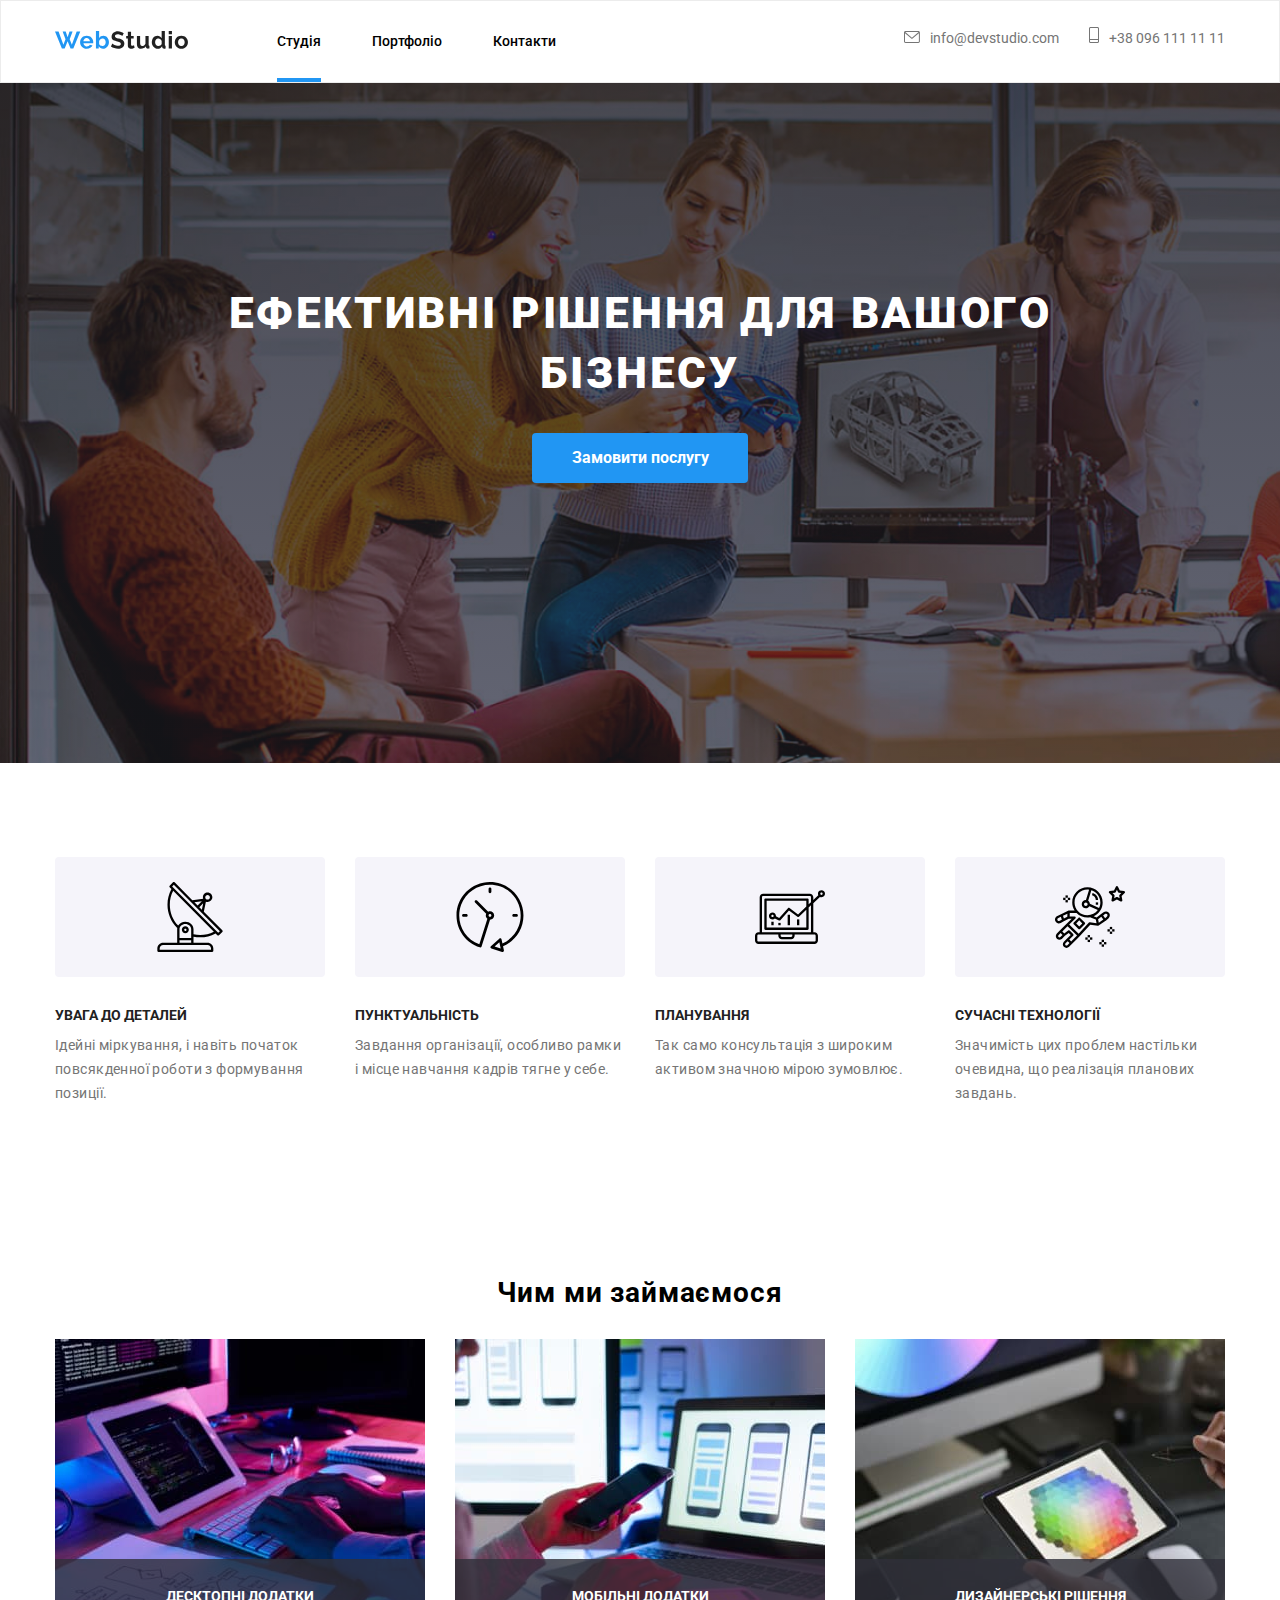
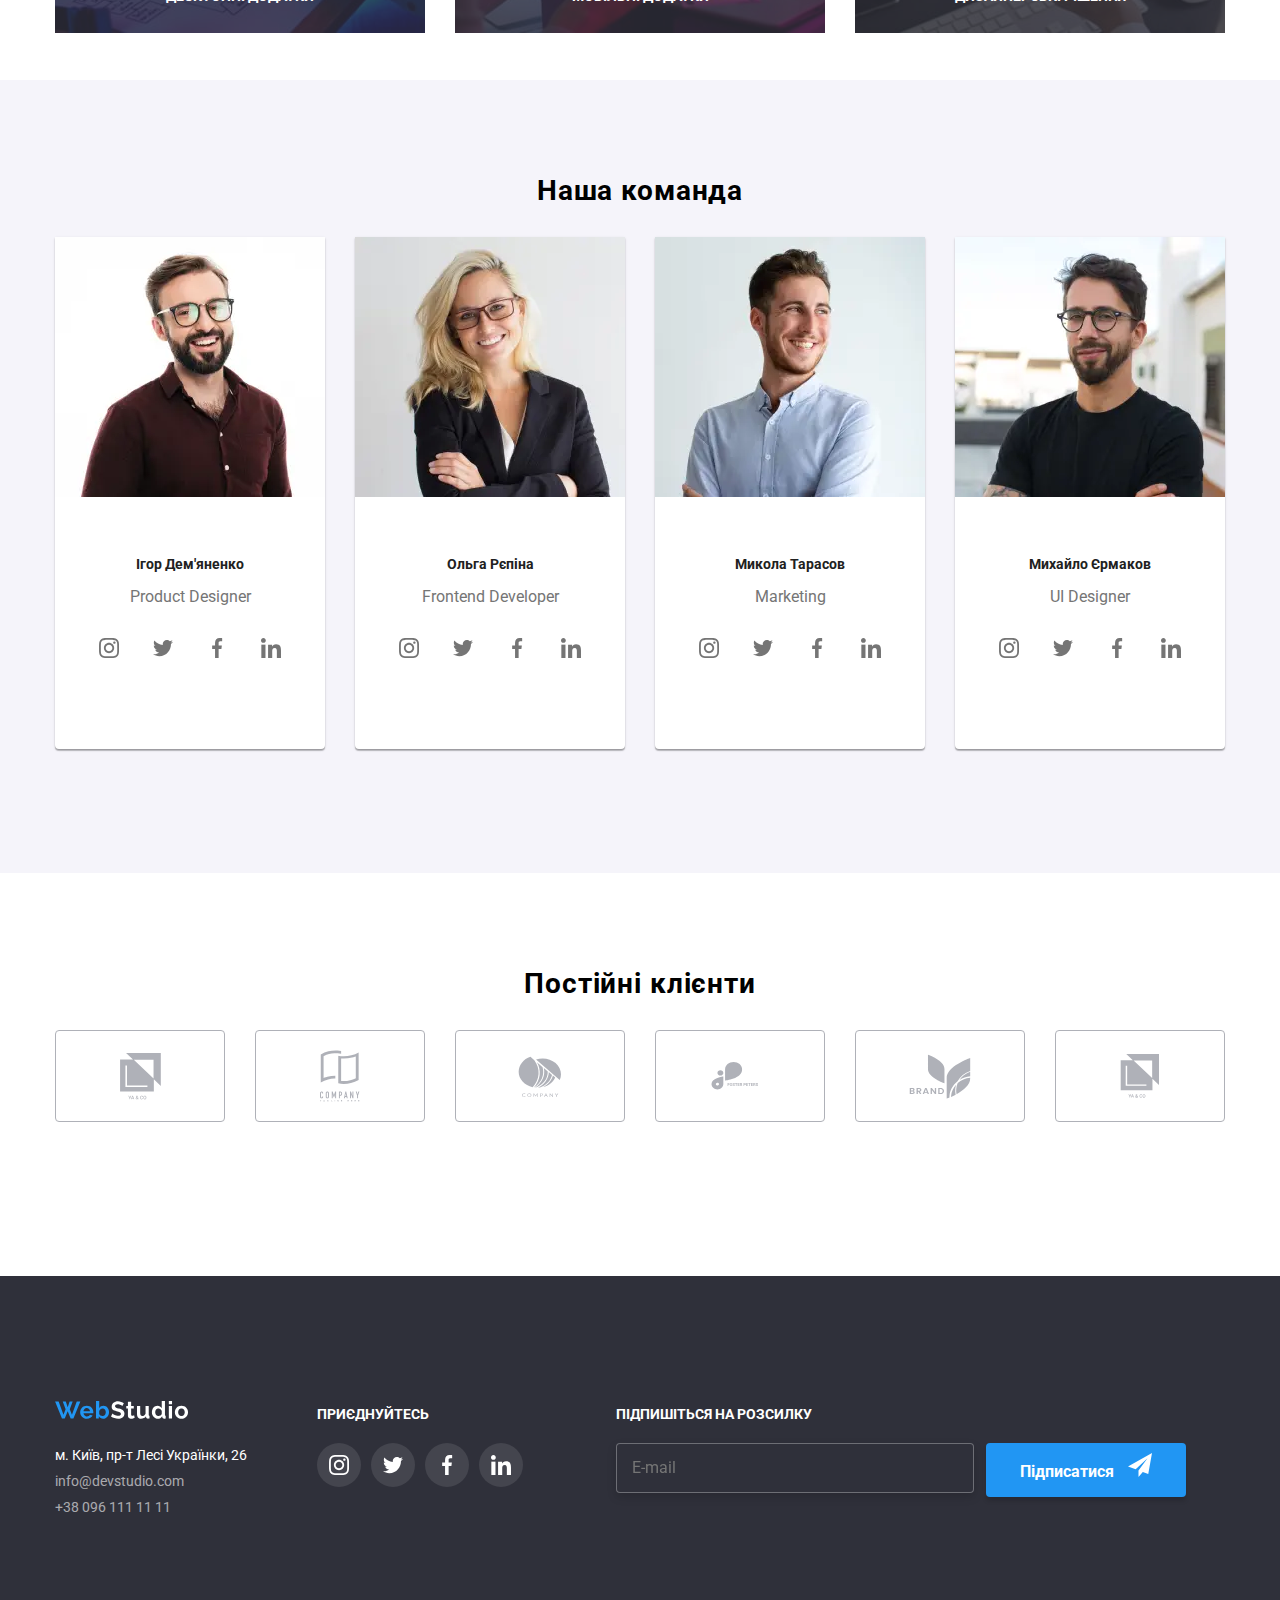
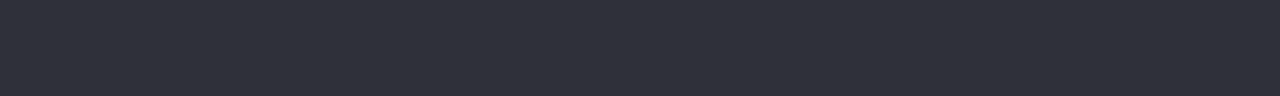
<file: index.html>
<!DOCTYPE html>
<html lang="uk">

<head>
    <meta charset="UTF-8">
    <meta http-equiv="X-UA-Compatible" content="IE=edge">
    <meta name="viewport" content="width=device-width, initial-scale=1.0">
    <title>Document</title>
    <link rel="stylesheet"
        href="https://fonts.googleapis.com/css2?family=Raleway:wght@700&family=Roboto:wght@400;500;700;900&display=swap">
    <link rel="stylesheet" href="https://cdn.jsdelivr.net/npm/modern-normalize@1.1.0/modern-normalize.min.css">
    <link rel="stylesheet" href="./css/main.min.css">
</head>

<body>

    <!--=====================HEADER================-->

    <header class="header">
        <div class="container heder-box">
            <nav class="header-navigation">
                <a href="./index.html"><svg class="heder-box__logo" width="134" height="28">
                        <use href="./images/sprite.svg#icon-WebStudio"></use>
                    </svg></a>
                <ul class="menu">
                    <li><a class="menu__item menu__item_active" href="./index.html">Студія</a></li>
                    <li><a class="menu__item" href="./portfolio.html">Портфоліо</a></li>
                    <li><a class="menu__item" href="">Контакти</a></li>
                </ul>
            </nav>
            <button type="button" class="mobile-menu-btn" data-menu-open>
                <svg class="mobile-menu-btn__icon" width="40" height="40">
                    <use href="./images/sprite.svg#icon-menu_burger"></use>
                </svg>
            </button>
            <ul class="contact">
                <li class="contact__item"><a class="contact__link" href="mailto:info@devstudio.com"><svg
                            class="Link__social-icon" width="16" height="12">
                            <use href="./images/sprite.svg#icon-email"></use>
                        </svg>info@devstudio.com</a></li>
                <li class="contact__item"><a class="contact__link" href="tel:+380961111111"><svg
                            class="Link__social-icon" width="10" height="16">
                            <use href="./images/sprite.svg#icon-tel"></use>
                        </svg>+38 096 111 11 11</a></li>
            </ul>
        </div>

        <div class="mobile-menu" data-menu>
            <div class="container mobile-menu__container">
                <button type="button" class="mobile-menu__close-btn" data-menu-close>
                    <svg class="mobile-menu__close-icon" width="40" height="40">
                        <use href="./images/sprite.svg#icon-close-button"></use>
                    </svg>
                </button>
            </div>
            <div class="mobile">
                <ul class="mobile-contact">
                    <li class="mobile-contact__item"><a class="mobile-contact__navigation active"
                            href="./index.html">Студія</a></li>
                    <li class="mobile-contact__item"><a class="mobile-contact__navigation"
                            href="./portfolio.html">Портфоліо</a></li>
                    <li class="mobile-contact__item"><a class="mobile-contact__navigation" href="">Контакти</a></li>
                </ul>
            </div>
            <div class="contact-list">
                <ul class="contact-items">
                    <li class="contact-list__item">
                        <a class="contact-list__icon" href="tel:+380961111111">+38 096 111 11 11</a>
                    </li>
                    <li class="contact-list__item">
                        <a class="contact-list__icon-email" href="mailto:info@devstudio.com">info@devstudio.com</a>
                    </li>
                </ul>
            </div>
            <div class="contact-sociale-box">
                <ul class="contact-sociale">
                    <li class="contact-sociale__item item-link">
                        <a class="contact-list__link" href="Instagram">Instagram</a>
                    </li>
                    <li class="contact-sociale__item item-link">
                        <a class="contact-list__link" href="Twitter">Twitter</a>
                    </li>
                    <li class="contact-sociale__item item-link">
                        <a class="contact-list__link" href="facebook">facebook</a>
                    </li>
                    <li class="contact-sociale__item">
                        <a class="contact-list__link" href="LinkedIn">LinkedIn</a>
                    </li>
                </ul>
            </div>

        </div>
    </header>
    <main>
        <!-- =====================HERO================ -->
        <section class="hero">
            <div class="container hero-box">
                <h1 class="headline">Ефективні рішення для вашого бізнесу</h1>
                <button class="cursor" type="button" data-modal-open>Замовити послугу</button>
            </div>
        </section>

        <!-- ==============futures================= -->

        <section class="features">
            <div class="container features section">
                <h2 class="visually-hidden">Наші переваги</h2>
                <ul class="features-link">
                    <li class="features-link__icon">
                        <div class="features-link__pic">
                            <svg class="features-link__social" width="70" height="70">
                                <use href="./images/sprite.svg#icon-antenna"></use>
                            </svg>
                        </div>
                        <div class="features-list__box">
                            <h3 class="features-list__subject">УВАГА ДО ДЕТАЛЕЙ</h3>
                            <p class="features-list__text">Ідейні міркування, і навіть початок повсякденної роботи з
                                формування позиції.</p>
                        </div>
                    </li>
                    <li class="features-link__icon">
                        <div class="features-link__pic">
                            <svg class="features-link__social" width="70" height="70">
                                <use href="./images/sprite.svg#icon-clock"></use>
                            </svg>
                        </div>
                        <div class="features-list__box">
                            <h3 class="features-list__subject">ПУНКТУАЛЬНІСТЬ</h3>
                            <p class="features-list__text">Завдання організації, особливо рамки і місце навчання кадрів
                                тягне у себе.</p>
                        </div>
                    </li>
                    <li class="features-link__icon">
                        <div class="features-link__pic">
                            <svg class="features-link__social" width="70" height="70">
                                <use href="./images/sprite.svg#icon-diagram"></use>
                            </svg>
                        </div>
                        <div class="features-list__box">
                            <h3 class="features-list__subject">ПЛАНУВАННЯ</h3>
                            <p class="features-list__text">Так само консультація з широким активом значною мірою
                                зумовлює.</p>
                        </div>
                    </li>
                    <li class="features-link__icon">
                        <div class="features-link__pic">
                            <svg class="features-link__social" width="70" height="70">
                                <use href="./images/sprite.svg#icon-astronaut"></use>
                            </svg>
                        </div>
                        <div class="features-list__box">
                            <h3 class="features-list__subject">СУЧАСНІ ТЕХНОЛОГІЇ</h3>
                            <p class="features-list__text">Значимість цих проблем настільки очевидна, що реалізація
                                планових завдань.</p>
                        </div>
                    </li>
                </ul>
</div>
</section>
                <!-- =====================works============================= -->

                <section class="works section">
                    <div class="container">
                        <h2 class="heading">Чим ми займаємося</h2>
                        <ul class="works-list">
                            <li class="works-list__item">
                                <img srcset="./images/work1.jpg" alt="Робота програмування" width="370">
                                <div class="works-list__name">
                                    <p class="works-list__work-tekst">Десктопні Додатки</p>
                                </div>

                            </li>
                            <li class="works-list__item">
                                <img srcset="./images/work2.jpg" alt="Робота програмування" width="370">
                                <div class="works-list__name">
                                    <p class="works-list__work-tekst">мобільні додатки</p>
                                </div>
                            </li>
                            <li class="works-list__item">
                                <img srcset="./images/work3.jpg" alt="Робота програмування" width="370">
                                <div class="works-list__name">
                                    <p class="works-list__work-tekst">Дизайнерські рішення</p>
                                </div>
                            </li>
                        </ul>
                    </div>
                </section>

                <!-- =======================JOB============================== -->

                <section class="job section">
                    <div class="container">
                        <h2 class="heading">Наша команда</h2>
                        <ul class="job-list">
                            <li class="jop-list__item">
                                <picture>
                                    <source
                                        srcset="./images/job/desktop-job1-1.webp 1x, ./images/job/desktop-job1-1@2x.webp 2x"
                                        media="(min-width: 1200px)" type="image/webp">
                                    <source
                                        srcset="./images/job/desktop-job1.jpg 1x, ./images/job/desktop-job1@2x.jpg 2x"
                                        media="(min-width: 1200px)">
                                    <source srcset="./images/job/tablet-job1.jpg 1x, ./images/job/tablet-job1@2x.jpg 2x"
                                        media="(min-width: 768px)">
                                    <source srcset="./images/job/m-job1.jpg 1x, ./images/job/m-job1@2x.jpg 2x"
                                        media="(max-width: 767px)">
                                    <img srcset="./images/job1.jpg" alt="Ігор Дем'яненко" width="100%">
                                </picture>
                                <div class="jop-list__box">
                                    <h3 class="jop-list__name">Ігор Дем'яненко</h3>
                                    <p class="jop-list__titl" lang="en">Product Designer</p>
                                    <ul class="job-items">
                                        <li class="job-items__icon">
                                            <a href="" class="job-items__social">
                                                <svg class="job-item__social-icon" width="20" height="20">
                                                    <use href="./images/sprite.svg#icon-instagram"></use>
                                                </svg>
                                            </a>
                                        </li>
                                        <li class="job-items__icon">
                                            <a href="" class="job-items__social">
                                                <svg class="job-item__social-icon" width="20" height="20">
                                                    <use href="./images/sprite.svg#icon-twitter"></use>
                                                </svg>
                                            </a>
                                        </li>
                                        <li class="job-items__icon">
                                            <a href="" class="job-items__social">
                                                <svg class="job-item__social-icon" width="20" height="20">
                                                    <use href="./images/sprite.svg#icon-facebook"></use>
                                                </svg>
                                            </a>
                                        </li>
                                        <li class="job-items__icon">
                                            <a href="" class="job-items__social">
                                                <svg class="job-item__social-icon" width="20" height="20">
                                                    <use href="./images/sprite.svg#icon-linkedin"></use>
                                                </svg>
                                            </a>
                                        </li>
                                    </ul>
                                </div>
                            </li>
                            <li class="jop-list__item">
                                <picture>
                                    <source
                                        srcset="./images/job/desktop-job2-2.webp 1x, ./images/job/desktop-job2-2@2x.webp 2x"
                                        media="(min-width: 1200px)" type="image/webp">
                                    <source
                                        srcset="./images/job/desktop-job2-2.jpg 1x, ./images/job/desktop-job2-2@2x.jpg 2x"
                                        media="(min-width: 1200px)">
                                    <source
                                        srcset="./images/job/tablet-job2-2.jpg 1x, ./images/job/tablet-job2-2@2x.jpg 2x"
                                        media="(min-width: 768px)">
                                    <source srcset="./images/job/m-job2-2.jpg 1x, ./images/job/m-job2-2@2x.jpg 2x"
                                        media="(max-width: 767px)">
                                    <img srcset="./images/job2.jpg" alt="Ольга Рєпіна" width="100%">
                                </picture>
                                <div class="jop-list__box">
                                    <h3 class="jop-list__name">Ольга Рєпіна</h3>
                                    <p class="jop-list__titl" lang="en">Frontend Developer</p>
                                    <ul class="job-items">
                                        <li class="job-items__icon">
                                            <a href="" class="job-items__social">
                                                <svg class="job-item__social-icon" width="20" height="20">
                                                    <use href="./images/sprite.svg#icon-instagram"></use>
                                                </svg>
                                            </a>
                                        </li>
                                        <li class="job-items__icon">
                                            <a href="" class="job-items__social">
                                                <svg class="job-item__social-icon" width="20" height="20">
                                                    <use href="./images/sprite.svg#icon-twitter"></use>
                                                </svg>
                                            </a>
                                        </li>
                                        <li class="job-items__icon">
                                            <a href="" class="job-items__social">
                                                <svg class="job-item__social-icon" width="20" height="20">
                                                    <use href="./images/sprite.svg#icon-facebook"></use>
                                                </svg>
                                            </a>
                                        </li>
                                        <li class="job-items__icon">
                                            <a href="" class="job-items__social">
                                                <svg class="job-item__social-icon" width="20" height="20">
                                                    <use href="./images/sprite.svg#icon-linkedin"></use>
                                                </svg>
                                            </a>
                                        </li>
                                    </ul>
                                </div>
                            </li>
                            <li class="jop-list__item">
                                <picture>
                                    <source
                                        srcset="./images/job/desktop-job3-3.webp 1x, ./images/job/desktop-job3-3@2x.webp 2x"
                                        media="(min-width: 1200px)" type="image/webp">
                                    <source
                                        srcset="./images/job/desktop-job3-3.jpg 1x, ./images/job/desktop-job3-3@2x.jpg 2x"
                                        media="(min-width: 1200px)">
                                    <source
                                        srcset="./images/job/tablet-job3-3.jpg 1x, ./images/job/tablet-job3-3@2x.jpg 2x"
                                        media="(min-width: 768px)">
                                    <source srcset="./images/job/m-job3-3.jpg 1x, ./images/job/m-job3-3@2x.jpg 2x"
                                        media="(max-width: 767px)">
                                    <img srcset="./images/job3.jpg" alt="Микола Тарасов" width="100%">
                                </picture>
                                <div class="jop-list__box">
                                    <h3 class="jop-list__name">Микола Тарасов</h3>
                                    <p class="jop-list__titl" lang="en">Marketing</p>
                                    <ul class="job-items">
                                        <li class="job-items__icon">
                                            <a href="" class="job-items__social">
                                                <svg class="job-item__social-icon" width="20" height="20">
                                                    <use href="./images/sprite.svg#icon-instagram"></use>
                                                </svg>
                                            </a>
                                        </li>
                                        <li class="job-items__icon">
                                            <a href="" class="job-items__social">
                                                <svg class="job-item__social-icon" width="20" height="20">
                                                    <use href="./images/sprite.svg#icon-twitter"></use>
                                                </svg>
                                            </a>
                                        </li>
                                        <li class="job-items__icon">
                                            <a href="" class="job-items__social">
                                                <svg class="job-item__social-icon" width="20" height="20">
                                                    <use href="./images/sprite.svg#icon-facebook"></use>
                                                </svg>
                                            </a>
                                        </li>
                                        <li class="job-items__icon">
                                            <a href="" class="job-items__social">
                                                <svg class="job-item__social-icon" width="20" height="20">
                                                    <use href="./images/sprite.svg#icon-linkedin"></use>
                                                </svg>
                                            </a>
                                        </li>
                                    </ul>
                                </div>
                            </li>
                            <li class="jop-list__item">
                                <picture>
                                    <source
                                        srcset="./images/job/desktop-job4-4.webp 1x, ./images/job/desktop-job4-4@2x.webp 2x"
                                        media="(min-width: 1200px)" type="image/webp">
                                    <source
                                        srcset="./images/job/desktop-job4-4.jpg 1x, ./images/job/desktop-job4-4@2x.jpg 2x"
                                        media="(min-width: 1200px)">
                                    <source srcset="./images/job/tablet4-4.jpg 1x, ./images/job/tablet-job4-4@2x.jpg 2x"
                                        media="(min-width: 768px)">
                                    <source srcset="./images/job/m-job4-4.jpg 1x, ./images/job/m-job4-4@2x.jpg 2x"
                                        media="(max-width: 767px)">
                                    <img srcset="./images/job4.jpg" alt="Михайло Єрмаков" width="100%">
                                </picture>
                                <div class="jop-list__box">
                                    <h3 class="jop-list__name">Михайло Єрмаков</h3>
                                    <p class="jop-list__titl" lang="en">UI Designer</p>
                                    <ul class="job-items">
                                        <li class="job-items__icon">
                                            <a href="" class="job-items__social">
                                                <svg class="job-item__social-icon" width="20" height="20">
                                                    <use href="./images/sprite.svg#icon-instagram"></use>
                                                </svg>
                                            </a>
                                        </li>
                                        <li class="job-items__icon">
                                            <a href="" class="job-items__social">
                                                <svg class="job-item__social-icon" width="20" height="20">
                                                    <use href="./images/sprite.svg#icon-twitter"></use>
                                                </svg>
                                            </a>
                                        </li>
                                        <li class="job-items__icon">
                                            <a href="" class="job-items__social">
                                                <svg class="job-item__social-icon" width="20" height="20">
                                                    <use href="./images/sprite.svg#icon-facebook"></use>
                                                </svg>
                                            </a>
                                        </li>
                                        <li class="job-items__icon">
                                            <a href="" class="job-items__social">
                                                <svg class="job-item__social-icon" width="20" height="20">
                                                    <use href="./images/sprite.svg#icon-linkedin"></use>
                                                </svg>
                                            </a>
                                        </li>
                                    </ul>
                                </div>
                            </li>
                        </ul>
                    </div>
                </section>

                <!-- ====================CLIENT============================== -->

                <section class="client section">
                    <div class="container">
                        <h2 class="heading">Постійні клієнти</h2>
                        <ul class="client-items">
                            <li class="client-items__list">
                                <a href="" class="client-items__social">
                                    <svg class="client-items__social-icon" width="41" height="46.7">
                                        <use href="./images/sprite.svg#icon-client1"></use>
                                    </svg>
                                </a>
                            </li>
                            <li class="client-items__list">
                                <a href="" class="client-items__social">
                                    <svg class="client-items__social-icon" width="40" height="52">
                                        <use href="./images/sprite.svg#icon-client2"></use>
                                    </svg>
                                </a>
                            </li>
                            <li class="client-items__list">
                                <a href="" class="client-items__social">
                                    <svg class="client-items__social-icon" width="43.46" height="41.18">
                                        <use href="./images/sprite.svg#icon-client3"></use>
                                    </svg>
                                </a>
                            </li>
                            <li class="client-items__list">
                                <a href="" class="client-items__social">
                                    <svg class="client-items__social-icon" width="84.44" height="40.62">
                                        <use href="./images/sprite.svg#icon-client4"></use>
                                    </svg>
                                </a>
                            </li>
                            <li class="client-items__list">
                                <a href="" class="client-items__social">
                                    <svg class="client-items__social-icon" width="62.54" height="45.43">
                                        <use href="./images/sprite.svg#icon-client5"></use>
                                    </svg>
                                </a>
                            </li>
                            <li class="client-items__list">
                                <a href="" class="client-items__social">
                                    <svg class="client-items__social-icon" width="93.79" height="43.93">
                                        <use href="./images/sprite.svg#icon-client1"></use>
                                    </svg>
                                </a>
                            </li>
                        </ul>
                    </div>
                </section>
    </main>

    <!--=================FOOTER==========-->

    <footer class="footer">
        <div class="container-footer container">
            <div class="footer-address">
             <nav class="container-footer__navigation"><a href="./index.html"><svg class="heder-box__logo" width="134" height="28">
                            <use href="./images/sprite.svg#icon-WebStudio-footer"></use>
                        </svg></a>
                    </nav>
                       <address>
                        <ul class="footer-List">
                            <li class="footer-List__item">
                                <a class="footer-List__address" href="">м. Київ, пр-т Лесі Українки, 26</a>
                            </li>
                            <li class="footer-List__item">
                                <a class="footer-List__contact" href="mailto:info@devstudio.com">info@devstudio.com</a>
                            </li>
                            <li class="footer-List__item">
                                <a class="footer-List__contact" href="tel:+380961111111">+38 096 111 11 11</a>
                            </li>
                        </ul>
                    </address>
            </div>
            <div class="social">
                <h4 class="name-social">приєднуйтесь</h4>
                <ul class="social-list">
                    <li class="social-list__item">
                        <a href="" class="social-list__link">
                            <svg class="social-list__icon" width="20" height="20">
                                <use href="./images/sprite.svg#icon-instagram"></use>
                            </svg>
                        </a>
                    </li>
                    <li class="social-list__item">
                        <a href="" class="social-list__link">
                            <svg class="social-list__icon" width="20" height="20">
                                <use href="./images/sprite.svg#icon-twitter"></use>
                            </svg>
                        </a>
                    </li>
                    <li class="social-list__item">
                        <a href="" class="social-list__link">
                            <svg class="social-list__icon" width="20" height="20">
                                <use href="./images/sprite.svg#icon-facebook"></use>
                            </svg>
                        </a>
                    </li>
                    <li class="social-list__item">
                        <a href="" class="social-list__link">
                            <svg class="social-list__icon" width="20" height="20">
                                <use href="./images/sprite.svg#icon-linkedin"></use>
                            </svg>
                        </a>
                    </li>
                </ul>
            </div>
            <div class="cleint-mail">
                <h4 class="name-social">Підпишіться на розсилку</h4>
                <div class="cleint-mail__out">
                    <form class="client-mail__name">
                        <label class="client-mail__text">
                            <input type="email" name="E-mail" placeholder="E-mail" class="client-mail__social"
                                pattern="[a-zA-Z0-9]+@" required> 
                            </input>
                        </label>
                        <button class="client-mail__cursor-out" type="submit">підписатися 
                            <svg class="client-mail__icon-out" width="24" height="24">
                                <use href="./images/sprite.svg#icon-icon-send"></use>
                            </svg>
                        </button>
                    </form>
                </div>
            </div>
        </div>
    </footer>

    <!-- ===============BACKDROP======================= -->

    <div class="backdrop is-hidden" data-modal>
        <div class="modal">
            <button type="button" class="modal__close-btn" data-modal-close>
                <svg class="model__close-btn-icon" width="18" height="18">
                    <use href="./images/sprite.svg#icon-close-button"></use>
                </svg>
            </button>
            <p class="modal-caption">Залиште свої дані, ми Вам передзвонимо</p>
            <form class="modal-form">
                <label class="modal-form-field">
                    <span class="modal-form-field-desc">Ім'я*</span>
                    <span class="model-form-input-wrapper">
                        <input name="user_name" type="text" class="modal-form-input" required
                            pattern="[a-zA-Zа-яА-ЯіІїЇ]+" maxlength="20" />
                        <svg class="modal-form-icon" width="12" height="12">
                            <use href="./images/sprite.svg#icon-icon-children"></use>
                        </svg>
                    </span>
                </label>
                <label class="modal-form-field">
                    <span class="modal-form-field-desc">Телефон*</span>
                    <span class="model-form-input-wrapper">
                        <input name="user_phone_number" type="tel" class="modal-form-input"
                            pattern="[0-9]{3}-[0-9]{2}-[0-9]{2}" title="xxx-xxx-xx-xx" required>
                        <svg class="modal-form-icon" width="13" height="12">
                            <use href="./images/sprite.svg#icon-modal-telephone"></use>
                        </svg>
                    </span>
                </label>
                <label class="modal-form-field">
                    <span class="modal-form-field-desc">Пошта*</span>
                    <span class="model-form-input-wrapper">
                        <input name="user_email" type="email" class="modal-form-input" pattern="[a-zA-Z0-9]+@"
                            title="anuyta@gmail.com" required>
                        <svg class="modal-form-icon" width="15" height="12">
                            <use href="./images/sprite.svg#icon-modal-email"></use>
                        </svg>
                    </span>
                </label>
                <label class="modal-form-field">
                    <span class="modal-form-field-desc">Коментар</span>
                    <textarea name="user_message" class="modal-form-message" placeholder="Введіть текст"></textarea>
                </label>
                <label class="modal-form-check-wrapper">
                    <input name="user_policy" type="checkbox" class="modal-form-check visually-hidden">
                    <svg class="modal-form-own-check" width="16" height="15">
                        <use class="modal-form-own-check-icon" href="./images/sprite.svg#icon-checkmark"></use>
                    </svg>
                    Погоджуюсь з розсилкою та приймаю &nbsp;<a href="#" class="modal-form-text">Умовами договору</a>
                </label>
                <button type="submit" class="modal-form-btn">Відправити</button>
            </form>
        </div>
    </div>
    <script src="./js/modal.js"></script>
    <script src="./js/mobile-menu.js"></script>
</body>

</html>
</file>
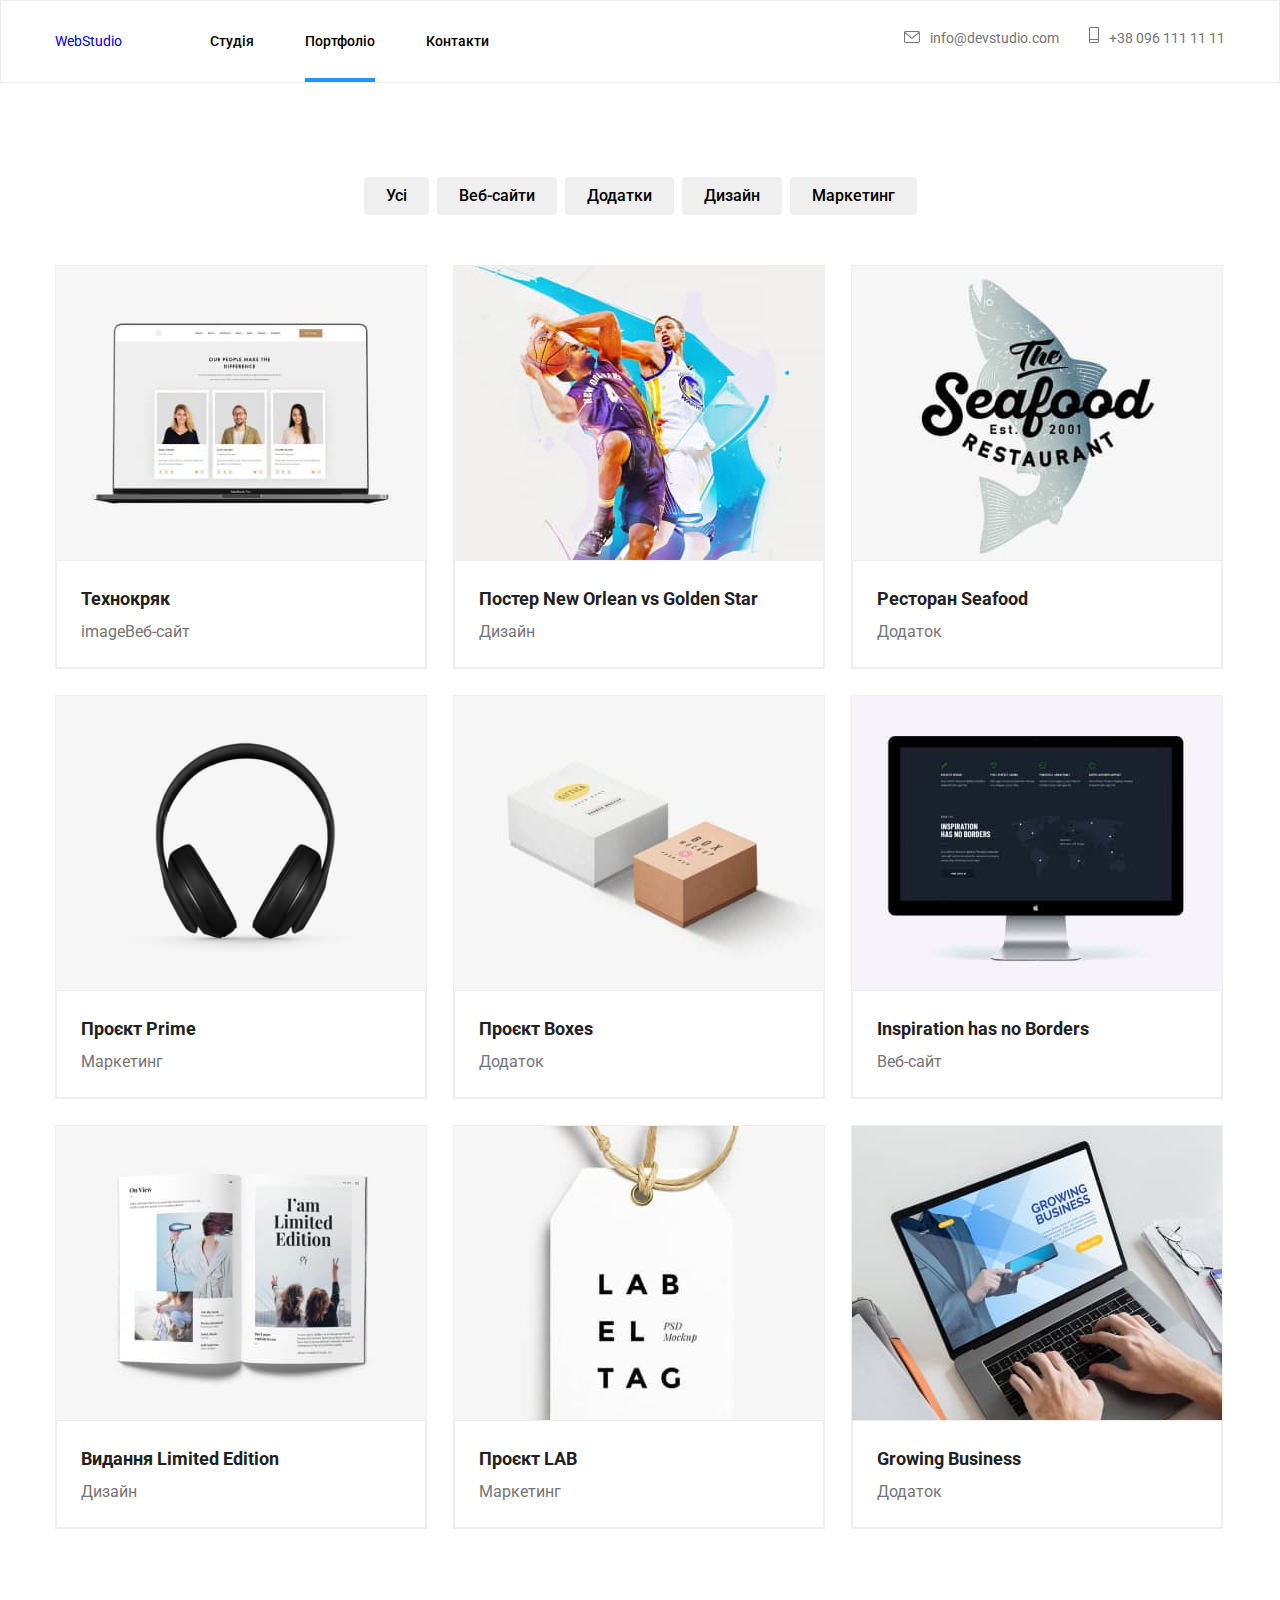
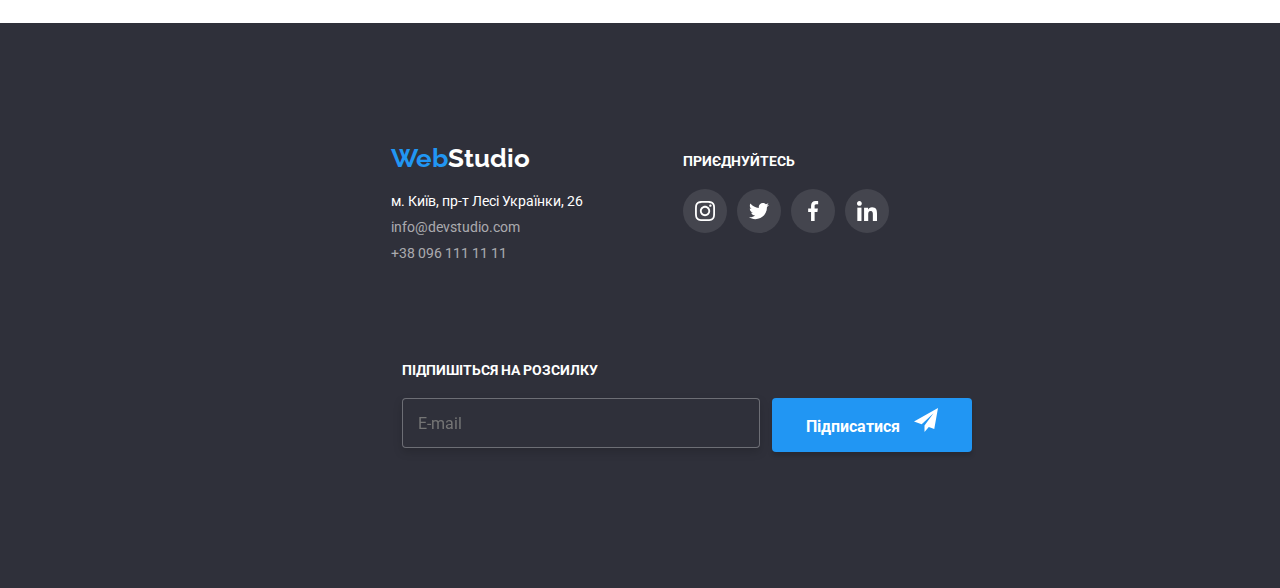
<file: portfolio.html>
<!DOCTYPE html>
<html lang="uk">
<head>
    <meta charset="UTF-8">
    <meta http-equiv="X-UA-Compatible" content="IE=edge">
    <meta name="viewport" content="width=device-width, initial-scale=1.0">
    <title>Document</title>
    <link rel="stylesheet" href="https://fonts.googleapis.com/css2?family=Raleway:wght@700&family=Roboto:wght@400;500;700;900&display=swap">
    <link rel="stylesheet" href="https://cdn.jsdelivr.net/npm/modern-normalize@1.1.0/modern-normalize.min.css">
    <link rel="stylesheet" href="./css/styles.css">
    <link rel="stylesheet" href="./css/main.min.css">
</head>
<body>
    
        <!--Шапка сайта-->
        <header class="header">
            <div class="container heder-box">
                <nav class="header-navigation">
                <a class="nav-link" href="./index.html"><span class="nav-link__accent">Web</span><span class="nav-link__accent-two">Studio</span></a>
                <ul class="menu">
                    <li><a class="menu__item" href="./index.html">Студія</a></li>
                    <li><a class="menu__item menu__item_active" href="./portfolio.html">Портфоліо</a></li>
                    <li><a class="menu__item" href="">Контакти</a></li>
                </ul>
            </nav>
            <ul class="contact">
                <li class="contact__item"><a class="contact__link" href="mailto:info@devstudio.com"><svg class="Link__social-icon" width="16" height="12"><use href="./images/sprite.svg#icon-email"></use></svg>info@devstudio.com</a></li>
                <li class="contact__item"><a class="contact__link" href="tel:+380961111111"><svg class="Link__social-icon" width="10" height="16"><use href="./images/sprite.svg#icon-tel"></use></svg>+38 096 111 11 11</a></li>
            </ul>
            </div>
        </header>
 <main>
    <section class="section">
    <div class="container">
        <h1 class="visually-hidden">Виконані замовлення</h1>
            <ul class="order-list">
                <Li class="order-list_item"><button class="btn" type="button">Усі</button></Li>
                <Li class="order-list_item"><button class="btn" type="button">Веб-сайти</button></Li>
                <Li class="order-list_item"><button class="btn" type="button">Додатки</button></Li>
                <Li class="order-list_item"><button class="btn" type="button">Дизайн</button></Li>
                <Li class="order-list_item"><button class="btn" type="button">Маркетинг</button></Li>
            </ul>
    <ul class="aside">
            <li class="aside-list">
                <div class="aside-animation">
                <img src="./images/tekhnokryak.jpg" alt="наши фахівці" width="370">
                <div class="aside-subject">
                <p class="aside-tekst">Ресурс пропонує комплексні пропозиції з різним рівнем функціоналу та сервісів. Все це дозволить відвідувачу отримати вичерпні відомості про компанію чи приватну особу.</p>
                </div>
                </div>
                <div class="aside-list-items">
                    <h2 class="caption">Технокряк</h2>
                    <p class="desc">imageВеб-сайт</p>
                </div>
            </li>
            <li class="aside-list">
                <div class="aside-animation">
                <img src="./images/golden-star.jpg" alt="Постер" width="370">
                <div class="aside-subject">
                    <p class="aside-tekst">Ресурс пропонує комплексні пропозиції з різним рівнем функціоналу та сервісів. Все це дозволить відвідувачу отримати вичерпні відомості про компанію чи приватну особу.</p>
                    </div>
                    </div>
                <div class="aside-list-items">
                    <h2 class="caption">Постер New Orlean vs Golden Star</h2>
                    <p class="desc">Дизайн</p>
                </div>
            </li>
            <li class="aside-list">
                <div class="aside-animation">
                    <img src="./images/seafood.jpg" alt="лого Ресторана" width="370"><div class="aside-subject">
                        <p class="aside-tekst">Ресурс пропонує комплексні пропозиції з різним рівнем функціоналу та сервісів. Все це дозволить відвідувачу отримати вичерпні відомості про компанію чи приватну особу.</p>
                        </div>
                        </div>                    
                <div class="aside-list-items">
                    <h2 class="caption">Ресторан Seafood</h2>
                    <p class="desc">Додаток</p>
                </div>
            </li>
            <li class="aside-list">
                <div class="aside-animation">
                <img src="./images/prime.jpg" alt="навушники" width="370">
                <div class="aside-subject">
                    <p class="aside-tekst">Ресурс пропонує комплексні пропозиції з різним рівнем функціоналу та сервісів. Все це дозволить відвідувачу отримати вичерпні відомості про компанію чи приватну особу.</p>
                    </div>
                    </div>
                <div class="aside-list-items">
                    <h2 class="caption">Проєкт Prime</h2>
                    <p class="desc">Маркетинг</p>
                </div>
            </li>
            <li class="aside-list">
                <div class="aside-animation">
                <img src="./images/boxes.jpg" alt="Проект Бокси" width="370">
                <div class="aside-subject">
                    <p class="aside-tekst">Ресурс пропонує комплексні пропозиції з різним рівнем функціоналу та сервісів. Все це дозволить відвідувачу отримати вичерпні відомості про компанію чи приватну особу.</p>
                    </div>
                    </div>
                <div class="aside-list-items">
                    <h2 class="caption">Проєкт Boxes</h2>
                    <p class="desc">Додаток</p>
                </div>
            </li>
            <li class="aside-list">
                <div class="aside-animation">
                    <img src="./images/borders.jpg" alt="Сайт" width="370">
                    <div class="aside-subject">
                        <p class="aside-tekst">Ресурс пропонує комплексні пропозиції з різним рівнем функціоналу та сервісів. Все це дозволить відвідувачу отримати вичерпні відомості про компанію чи приватну особу.</p>
                        </div>
                        </div>
                <div class="aside-list-items">
                    <h2 class="caption" lang="en">Inspiration has no Borders</h2>
                    <p class="desc">Веб-сайт</p>
                </div>
            </li>
            <li class="aside-list">
                <div class="aside-animation">
                <img src="./images/limited-edition.jpg" alt="Разворот Книги" width="370">
                <div class="aside-subject">
                    <p class="aside-tekst">Ресурс пропонує комплексні пропозиції з різним рівнем функціоналу та сервісів. Все це дозволить відвідувачу отримати вичерпні відомості про компанію чи приватну особу.</p>
                    </div>
                    </div>
                <div class="aside-list-items">
                    <h2 class="caption">Видання Limited Edition</h2>
                    <p class="desc">Дизайн</p>
                </div>
            </li>
            <li class="aside-list">
                <div class="aside-animation">
                <img src="./images/lab.jpg" alt="Лейба" width="370">
                <div class="aside-subject">
                    <p class="aside-tekst">Ресурс пропонує комплексні пропозиції з різним рівнем функціоналу та сервісів. Все це дозволить відвідувачу отримати вичерпні відомості про компанію чи приватну особу.</p>
                    </div>
                    </div>
                <div class="aside-list-items">
                    <h2 class="caption">Проєкт LAB</h2>
                    <p class="desc">Маркетинг</p>
                </div> 
            </li>
            <li class="aside-list">
                <div class="aside-animation">
                <img src="./images/growing-busines.jpg" alt="Лейба" width="370">
                <div class="aside-subject">
                    <p class="aside-tekst">Ресурс пропонує комплексні пропозиції з різним рівнем функціоналу та сервісів. Все це дозволить відвідувачу отримати вичерпні відомості про компанію чи приватну особу.</p>
                    </div>
                    </div>
                <div class="aside-list-items">
                    <h2 class="caption" lang="en"> Growing Business</h2>
                    <p class="desc">Додаток</p>
                </div>                
            </li>
    </ul>
    </div>
    </section>
</main>
 <!--Футер-->
 <footer class="footer">
    <div class="container footer">
        <div class="footer-address">
            <a class="footer-address__link" href="./index.html"><span class="accent">Web</span><span class="accent-three">Studio</span></a>
                <address>
                <ul class="footer-List">
                <li class="footer-List__item"><a class="footer-List__address" href="">м. Київ, пр-т Лесі Українки, 26</a></li>
                <li class="footer-List__item"><a class="footer-List__contact" href="mailto:info@devstudio.com">info@devstudio.com</a></li>
                <li class="footer-List__item"><a class="footer-List__contact" href="tel:+380961111111">+38 096 111 11 11</a></li>
                </ul>
                </address>
        </div>
        <div class="social">
            <h4 class="name-social">приєднуйтесь</h4>
            <ul class="social-list">
                <li class="social-list__item">
                    <a href="" class="social-list__link">
                        <svg class="social-list__icon" width="20" height="20">
                            <use href="./images/sprite.svg#icon-instagram"></use>
                        </svg>
                    </a>
                </li>
                <li class="social-list__item">
                    <a href="" class="social-list__link">
                        <svg class="social-list__icon" width="20" height="20">
                            <use href="./images/sprite.svg#icon-twitter"></use>
                        </svg>
                    </a>
                </li>
                <li class="social-list__item">
                    <a href="" class="social-list__link">
                        <svg class="social-list__icon" width="20" height="20">
                            <use href="./images/sprite.svg#icon-facebook"></use>
                        </svg>
                    </a>
                </li>
                <li class="social-list__item">
                    <a href="" class="social-list__link">
                        <svg class="social-list__icon" width="20" height="20">
                            <use href="./images/sprite.svg#icon-linkedin"></use>
                        </svg>
                    </a>
                </li>
            </ul>
        </div>
            <div class="cleint-mail">
            <h4 class="name-social">Підпишіться на розсилку</h4>
                <div class="cleint-mail__out">
                <form class="client-mail__name">
                    <label class="client-mail__text">
                        <input type="email" 
                        name="E-mail"
                        placeholder="E-mail"
                        class="client-mail__social" 
                        pattern="[a-zA-Z0-9]+@" 
                        required>
                    </input>
                    </label>
                    <button class="client-mail__cursor-out" type="submit">підписатися <svg class="client-mail__icon-out" width="24" height="24">
                    <use href="./images/sprite.svg#icon-icon-send"></use></svg>
                </button>
                </form>
                </div>
            </div>
        </div>
</footer>
<div class="backdrop is-hidden" data-modal>
    <div class="modal">
        <button type="button" class="modal-close-btn" data-modal-close>
            <svg class="model-close-btn-icon" width="18" height="18">
                <use href="./images/sprite.svg#icon-close-button"></use>
            </svg>
        </button>
        <p class="modal-caption">Залиште свої дані, ми Вам передзвонимо</p>
        <form class="modal-form">
            <label class="modal-form-field">
                <span class="modal-form-field-desc">Ім'я*</span>
                <span class="model-form-input-wrapper">
                <input name="user_name" 
                type="text" 
                class="modal-form-input"
                required
                pattern="[a-zA-Zа-яА-ЯіІїЇ]+"
                maxlength="20"/>
                <svg class="modal-form-icon" width="12" height="12">
                    <use href="./images/sprite.svg#icon-icon-children"></use>
                </svg>
            </span>
            </label>
            <label class="modal-form-field"> 
                <span class="modal-form-field-desc">Телефон*</span>
                <span class="model-form-input-wrapper">
                    <input name="user_phone_number" 
                    type="tel" 
                    class="modal-form-input" 
                    pattern="[0-9]{3}-[0-9]{2}-[0-9]{2}"
                    title="xxx-xxx-xx-xx"
                    required >
                    <svg class="modal-form-icon" width="13" height="12">
                    <use href="./images/sprite.svg#icon-modal-telephone"></use>
                    </svg>
                </span>
            </label>
            <label class="modal-form-field">
                <span class="modal-form-field-desc">Пошта*</span>
                <span class="model-form-input-wrapper">
                <input name="user_email" 
                type="email" 
                class="modal-form-input"
                pattern="[a-zA-Z0-9]+@"
                title="anuyta@gmail.com"
                required>
                <svg class="modal-form-icon" width="15" height="12">
                <use href="./images/sprite.svg#icon-modal-email"></use>
                </svg>
                </span>
            </label>
                <label class="modal-form-field">
                <span class="modal-form-field-desc">Коментар</span>
                <textarea
                name="user_message"
                class="modal-form-message" 
                placeholder="Введіть текст"
                ></textarea>
            </label>
            <label class="modal-form-check-wrapper">
                <input  name="user_policy" type="checkbox" class="modal-form-check visually-hidden">
                <svg class="modal-form-own-check" width="16" height="15">
                    <use  class="modal-form-own-check-icon" href="./images/sprite.svg#icon-checkmark"></use>
                    </svg>
                Погоджуюсь з розсилкою та приймаю &nbsp;<a href="#" class="modal-form-text">Умовами договору</a>
            </label>
            <button type="submit" class="modal-form-btn">Відправити</button>
        </form>
    </div>
</div>
<script src="./js/modal.js"></script>
</body>
</html>
</file>
<file: css/styles.css>
/* :root {
    --brand-color: #2196F3;
    --brand-color-two: #000000;
    --brand-color-three: #FFFFFF;
    --brand-font:"Raleway";
    --brand-font-style: normal;
    --brand-tekst-color:#757575;
} */

/* body {
margin: 0;
font-family: "Roboto", sans-serif;
font-size: 14px;
line-height: 1.14;
color: #212121;
}

h1, 
h2, 
h3, 
h4, 
h5, 
h6,
p,
ul,
ol {
    margin-top: 0;
    margin-bottom: 0;
}

ul,
ol {
    list-style-type: none;
    margin: 0;
    padding: 0;
}

a {
text-decoration: none; 
}

img {
    display: block;
}

.cursor,
.btn {
    cursor: pointer;
} */

/* .container {
    width: 1200px;
    padding-right: 15px;
    padding-left: 15px;
    margin-left: auto;
    margin-right: auto;
} */

/* .heading {
        font-weight: 700;
        font-size: 36px;
        line-height: 1.16;
        text-align: center;
        padding-bottom: 50px;
} */

/* .section {
    padding-top: 94px;
    padding-bottom: 94px;
} */

/* .visually-hidden {
    position: absolute;
    width: 1px;
    height: 1px;
    margin: -1px;
    padding: 0;
    overflow: hidden;
    border: 0;
    clip: rect(0 0 0 0);
  } */

/* .nav-link.active {color: var(--brand-color);} */
    /* outline-style: auto; */


/*Стилі для index.html*/

/*====================header===========================*/

/* .header {
    border: 1px solid #ECECEC;

} */

/* .heder-box {
    display: flex;
    align-items: center;
    justify-content: space-between;

} 

.header-navigation {
    display: flex;
    justify-content: center;
}

 .active {
    position: relative;
}

.active::after {
    content: " ";
    display:block;
    position: absolute;
    width: 100%;
    height: 4px;
    bottom: 0;
    margin-bottom: -33px;
    background-color: var(--brand-color);
}

.accent {
    font-family: var(--brand-font);
    font-style: var(--brand-font-style);
    font-weight: 700;
    font-size: 26px;
    line-height: 1.19;
    color: var(--brand-color);
}

.accent-two {
    font-family: var(--brand-font);
    font-style: var(--brand-font-style);
    font-weight: 700;
    font-size: 26px;
    line-height: 1.19;    
    color: var(--brand-color-two);
}

.header-navigation {
    display: flex;
    align-items: center;

}

.menu {
    display: flex;
    column-gap: 50px;
    margin-left: 93px;
    margin-top: 32px;
    margin-bottom: 32px;
}

.nav-link { 
    font-weight: 500;
    color: var(--brand-color-two);
    transition: color 250ms cubic-bezier(0.4, 0, 0.2, 1);
}

.nav-link-contacts {
    display: flex;
    color: var(--brand-tekst-color);
    text-decoration: none;
    fill: var(--brand-tekst-color);
    transition: color 250ms cubic-bezier(0.4, 0, 0.2, 1);
}

.social-icon {transition: fill 250ms cubic-bezier(0.4, 0, 0.2, 1);}

.nav-link:focus {color: var(--brand-color);}
.nav-link:hover {color: var(--brand-color);}

.nav-link-contacts:hover {color: var(--brand-color); fill: var(--brand-color);}
.nav-link-contacts:focus {color: var(--brand-color); fill: var(--brand-color);}


.contact {
    display: flex;
    justify-content: center;
    align-items: center;
    gap: 30px;
    margin-top: 32px;
    margin-bottom: 32px;
}

.contact-navigation {
    
} */


/*------------------hero--------------------*/

/* .hero {
    text-transform:uppercase;
    color: var(--brand-color-three);
    background-color: #2F303A;
    background-image: linear-gradient(rgba(35, 35, 41, 0.6), rgba(47, 48, 58, 0.4)), url(../images/studio.jpg);
}

.hero-box {
    width: 700px;
    text-align: center;
    padding-top: 200px;
    padding-bottom: 200px;
}

.headline {
    font-family: 'Roboto';
    font-style: var(--brand-font-style);
    font-weight: 900;
    font-size: 44px;
    line-height: 1.36;
    min-width: 696px;
    margin-bottom: 30px;
    }

.cursor {
    font-family: 'Roboto';
    font-weight: 700;
    font-size: 16px;
    line-height: 1.875;
    color: var(--brand-color-three);
    background-color: var(--brand-color);
    padding: 10px 32px;
    display: block;
    min-width: 216px;
    margin: 0 auto;
    border-radius: 4px;
    border: none;
} */

/*---------------features-----------*/

/* .features-section-link {   
    display: flex;
    flex-basis: calc((100% - 90px) / 4);
    column-gap: 30px;
    flex-wrap: nowrap;
}
    
    .features-section-icon {
        display: flex;
        width: 270px;
        min-height: 120px;
        justify-content: center;
        align-items: center;
        background: #F5F4FA;
        border-radius: 4px;
        border: #F5F4FA;
        margin-bottom: 30px;
    } 

.features-section-list {
    display: flex;
    column-gap: 30px;
    flex-wrap: nowrap;
    flex-basis: calc((100% - 90px) / 4);
  }

  .navigation-social-icon {
    display: flex;
    fill: var(--brand-tekst-color);
    margin-right: 10px;
  }

  .social-icon {margin-right: 10px;}

  .features-list-box {
    min-width: 270px;
  }

.subject {
    font-weight: 700;
    font-size: 14px;
    line-height: 1.14;
    margin-bottom: 10px;
}
    
.text {
    line-height: 1.71;
    color: var(--brand-tekst-color);
}
 */

/*===========================works=========================*/

/* .works-list {
    display: flex;
    position: relative;
    justify-content: center;
    align-items: flex-end;
    gap: 30px;
    flex-wrap: wrap;
    flex-basis: calc((100% - 60px) / 3);
}

.works-items {
    display: flex;
    position: relative;
    justify-content: center;
    align-items: end;
}


.works-name {
    display: flex;
    position: absolute;
    justify-content: flex-end;
    align-items: flex-end;
   
}

.work-tekst {
font-family: 'Roboto';
font-weight: 700;
font-size: 14px;
line-height: 1.142;
width: 370px;
text-transform: uppercase;
padding: 27px 107px;
color: var(--brand-color-three);
background: rgba(47, 48, 58, 0.8);
}
 */


/*===========================job================================*/
/* 
.job {
    background: #F5F4FA;
}

.job-list {
    display: flex;
    gap: 30px;
    flex-wrap: wrap;
    flex-basis: calc((100% - 90px) / 4);
}


.job-items {
    display: flex;
    justify-content: center;
    column-gap: 10px;
}

.job-social-icon {
    display: flex;
    justify-content: center;
    align-items: center;
    width: 44px;
    height: 44px;
    background-color: #FFFFFF;
    border-radius: 50%;
    gap: 10px;
    transition: background-color 250ms cubic-bezier(0.4, 0, 0.2, 1);
} 

.job-item-social-icon {
    fill: var(--brand-tekst-color);
    transition: fill 250ms cubic-bezier(0.4, 0, 0.2, 1);

}

.job-item-social-icon {
    transition: fill 250ms cubic-bezier(0.4, 0, 0.2, 1);
}


.job-social-icon:hover,
.job-social-icon:focus {
    background-color: var(--brand-color);
}


.job-social-icon:hover .job-item-social-icon,
.job-social-icon:focus .job-item-social-icon {
    fill: var(--brand-color-three);
}

.jop-list-item {
    background-color: var(--brand-color-three);
    box-shadow: 0px 1px 3px rgba(0, 0, 0, 0.12), 0px 1px 1px rgba(0, 0, 0, 0.14), 0px 2px 1px rgba(0, 0, 0, 0.2);
    border-radius: 0px 0px 4px 4px; 
}


.jop-list-item-box {
    padding-top: 30px;
    padding-bottom: 30px;
    text-align: center;
}


.job-name {
    font-weight: 700;
    font-size: 14px;
    line-height: 1.14;
    margin-bottom: 10px;
    
}

.job-titl {
    line-height: 1.71;
    color: var(--brand-tekst-color);
    margin-bottom: 16px;
}
 */
/*=====================client====================*/
/* 

.client-item {
    display: flex;
    justify-content: center;
    column-gap: 30px;

}

.client-social-icon {
    display: flex;
    justify-content: center;
    align-items: center;
    box-sizing: border-box;
    width: 170px;
    height: 92px;
    background-color: #FFFFFF;
    border: 1px solid #AFB1B8;
    border-radius: 4px;
    transition: border 250ms cubic-bezier(0.4, 0, 0.2, 1);

}

.link-social-icon {
    fill: #AFB1B8;
    transition: fill 250ms cubic-bezier(0.4, 0, 0.2, 1);

}

.client-social-icon:hover,
.client-social-icon:focus {
    border: 1px solid var(--brand-color);
}

.client-social-icon:hover .link-social-icon,
.client-social-icon:focus .link-social-icon {
    fill: var(--brand-color);
}
 */
/*=============================Футер=============*/

/* 
.footer {
    display: flex;
    justify-content: left;
    align-items: baseline;
    padding-top: 60px;
    padding-bottom: 60px;
    background-color: #2F303A;
    }

.footer-logo-address {

   
}

.footer-address {
    font-style: normal;
}

.list-address {
    margin-top: 20px;
}

.list-mail {
    margin-top: 10px;
}

.list-tel {
    margin-top: 10px;
}

.nav-link-adres {
    color: var(--brand-color-three);
    text-decoration: none;
    transition: color 250ms cubic-bezier(0.4, 0, 0.2, 1);
}

.nav-link-kont {
    text-decoration: none;
    color: rgba(255, 255, 255, 0.6);
    transition: color 250ms cubic-bezier(0.4, 0, 0.2, 1);
}

.nav-link-adres:focus, 
.nav-link-adres:hover {
    color: var(--brand-color);
}

.nav-link-kont:focus, 
.nav-link-kont:hover {
    color: var(--brand-color);
}

.social { 
    padding-left: 70px;


    
}

.social-list {
    display: flex;
    gap: 10px;
    justify-content: left;
    align-items: center;
}

.name-social {
    display: flex;
    font-weight: 700;    
    line-height: 1.17;
    text-transform: uppercase;
    color: #FFFFFF;
    margin-bottom: 20px;
}

.social-items-icon-link {
    display: flex;
    justify-content: center;
    align-items: center;
    width: 44px;
    height: 44px;
    background-color: rgba(255, 255, 255, 0.1);;
    border-radius: 50%;
    gap: 10px;
    transition: background-color 250ms cubic-bezier(0.4, 0, 0.2, 1);
}

.social-items-icon-link-list {
    fill: var(--brand-color-three);
}

.social-items-icon-link:hover,
.social-items-icon-link:focus {
    background-color: var(--brand-color);
}


.cleint-mail {
   display: block;
    margin-left: 93px; 
}


.cleint-mail-list {
    display: flex;
    gap: 10px;
    justify-content: left;
    align-items: center;
}

.social-items-icon-link {
    display: flex;
    justify-content: center;
    align-items: center;
    width: 44px;
    height: 44px;
    background-color: rgba(255, 255, 255, 0.1);;
    border-radius: 50%;
    gap: 10px;
    transition: background-color 250ms cubic-bezier(0.4, 0, 0.2, 1);
}

.cleint-mail-out {
    display: flex;
    justify-content: center;
    align-items: center;
}

.client-mail-name {
    display: flex;
    justify-content: center;
    align-items: center;
}

.social-mail-name {
width: 358px;
height: 50px;
left: 815px;
top: 2784px;
font-size: 16px;
line-height: 1.25;
padding: 15px;
color: rgba(255, 255, 255, 0.6);
background-color: #2F303A;
border: 1px solid rgba(255, 255, 255, 0.3);
filter: drop-shadow(0px 4px 4px rgba(0, 0, 0, 0.15));
border-radius: 4px;
}

.social-mail-name:active {
border: 1px solid rgba(255, 255, 255, 0.3);

}

.cursor-out {
    display: flex;
    justify-content: center;
    align-items: center;
    font-weight: 700;
    font-size: 16px;
    line-height: 1.875;
    color: var(--brand-color-three);
    text-transform: capitalize;
    background: var(--brand-color);
    box-shadow: 0px 4px 4px rgba(0, 0, 0, 0.15);
    border-radius: 4px;
    padding: 10px 28px;
    width: 200px;
    border: none;
    margin-left: 12px;
    cursor: pointer;
    transition: color 250ms cubic-bezier(0.4, 0, 0.2, 1);
}

.social-mail-icon-out { 
    margin-left: 10px;
    fill: var(--brand-color-three);
    transition: fill 250ms cubic-bezier(0.4, 0, 0.2, 1);

}
 */

/*================Стилі для портфоліє=================*/

/* 
.order-list {
    display: flex;
    justify-content: center;
    gap: 8px;
    margin-bottom: 50px;
}

.order-list-item {
     
}

.btn {
font-weight: 500;
font-size: 16px;
line-height: 1.625;
padding-top: 6px;
padding-right: 22px;
padding-bottom: 6px;
padding-left: 22px;
border-radius: 4px;
border: none;
transition: background-color 250ms cubic-bezier(0.4, 0, 0.2, 1), box-shadow 250ms cubic-bezier(0.4, 0, 0.2, 1);
}

.btn:hover, .btn:focus {color: var(--brand-color-three);
    background-color: var(--brand-color);
    box-shadow: 0px 3px 1px rgba(0, 0, 0, 0.1), 0px 1px 2px rgba(0, 0, 0, 0.08), 0px 2px 2px rgba(0, 0, 0, 0.12);
    border-radius: 4px;
}

.aside {
    display: flex;
    gap: 26px;
    flex-wrap: wrap;
    flex-basis: calc((100% - 2 * 30px) / 3);
}

.aside-animation {
    overflow: hidden;
    position: relative;
}

.aside-subject {
    display: block;
    position: absolute;
    width: 370px;
    height: 294px;
    top: 0;
    left: 0;
    transform: translateY(+100%);
    transition: transform 250ms cubic-bezier(0.4, 0, 0.2, 1), box-shadow 250ms cubic-bezier(0.4, 0, 0.2, 1);
}

.aside-tekst {
    width: 100%;
    height: 100%;
    font-size: 18px;
    line-height: 1.56;  
    padding: 63px 24px;
    color: var(--brand-color-three);
    background: rgba(33, 150, 243, 0.9);
}


.aside-list {
display: block;
position: relative;
background: #FFFFFF;
border: 1px solid #EEEEEE;
transition: box-shadow 250ms cubic-bezier(0.4, 0, 0.2, 1);
}

.aside-list:hover .aside-subject,
.aside-list:focus .aside-subject {
    transform: translateY(0);
    
}
.aside-list:hover, .aside-list:focus {
    box-shadow: 0px 1px 1px rgba(0, 0, 0, 0.12), 0px 4px 4px rgba(0, 0, 0, 0.06), 1px 4px 6px rgba(0, 0, 0, 0.16);
}


.aside-list-items {
    border: 1px solid #EEEEEE;
    padding: 20px 24px;
}

.caption {
    font-weight: 700;
    font-size: 18px;
    line-height: 2;
}

.desc {
font-weight: 400;
font-size: 16px;
line-height: 1.875;
color: var(--brand-tekst-color);
}

.accent-three {
    font-family: var(--brand-font);
    font-style: var(--brand-font-style);
    font-weight: 700;
    font-size: 26px;
    line-height: 1.19;    
    color: var(--brand-color-three);
} */

/*=======================backdrop======================*/
/* 
.backdrop {
    position: fixed;
    top: 0;
    left: 0;
    width: 100%;
    height: 100%;
    z-index: 1000;
    background-color: rgba(0, 0, 0, 0.2);
    transition: opacity 250ms cubic-bezier(0.4, 0, 0.2, 1), visibility 250ms cubic-bezier(0.4, 0, 0.2, 1);
}


.backdrop.is-hidden {
    opacity: 0;
    visibility: hidden;
    pointer-events: none;
}

.modal {
    position: absolute;
    top: 50%;
    left: 50%;
    transform: translate(-50%, -50%);
    width: 528px;
    height: 581px;
    background-color: var(--brand-color-three);
    padding: 40px;
}

.modal-close-btn {
    position: absolute;
    top: 8px;
    right: 8px;
    display: flex;
    justify-content: center;
    align-items: center;
    width: 30px;
    height: 30px;
    margin-left: auto;
    border-radius: 50%;
    background-color: var(--brand-color-three);
    border: 1px solid rgba(0, 0, 0, 0.1);
    cursor: pointer;
    transition: border-color 250ms cubic-bezier(0.4, 0, 0.2, 1);
    
}

.modal-close-btn:hover,
.modal-close-btn:hover {
    border-color: var(--brand-color);
}

.model-close-btn-icon {
    transition: fill 250ms cubic-bezier(0.4, 0, 0.2, 1);
}


.modal-close-btn:hover .model-close-btn-icon,
.modal-close-btn:hover .model-close-btn-icon {
   fill: var(--brand-color);
}
 */
/*=======================MODAL FORM==========================*/
/* 
.modal-caption {
font-weight: 700;
font-size: 20px;
line-height: 1.15;
text-align: center;
margin-bottom: 12px;
}

.modal-form {
    display: flex;
    flex-direction: column;
}
.modal-form-field {
    margin-bottom: 10px;
}


.modal-form-field-desc {
    display: block;
    font-size: 12px;
    line-height: 1.16;
    color: var(--brand-tekst-color);
    margin-bottom: 4px;

}

.modal-form-input {
    width: 100%;
    height: 40px;
    padding-left: 42px;
    border: 1px solid rgba(33, 33, 33, 0.2);
    border-radius: 4px;
    transition: border 250ms cubic-bezier(0.4, 0, 0.2, 1);
}

.modal-form-input:active {
    border: 1px solid var(--brand-color);
}

.modal-form-input:focus {
    border: 1px solid var(--brand-color);
}

.modal-form-icon {
    display: flex;
    position: absolute;
    justify-content: center;
    align-items: center;
    top: 10px;
    left: 10px;
    width: 18px;
    height: 18px;
    fill: #212121;
    transition: fill 250ms cubic-bezier(0.4, 0, 0.2, 1);
}

.model-form-input-wrapper {
    display: flex;
    align-items: center;
    position: relative;

}

.modal-form-input:hover {
    border-color: var(--brand-color);
}

.modal-form-input:hover + .modal-form-icon {
        fill: var(--brand-color);
}

.modal-form-message {
    resize: none;
    width: 100%;
    height: 120px;
    padding: 12px 16px;
    color: rgba(117, 117, 117, 0.5);;
    border: 1px solid rgba(33, 33, 33, 0.2);
    border-radius: 4px;
    transition: border 250ms cubic-bezier(0.4, 0, 0.2, 1);
}

.modal-form-message:focus {
    outline: none;
    border-color: var(--brand-color);
}
.modal-form-own-check {
    background: #FFFFFF;
    border: 0.2px solid #303030;
    cursor: pointer;
    padding: 2px;
    margin-right: 7px;
    transition: fill 250ms cubic-bezier(0.4, 0, 0.2, 1);

}


.modal-form-check:checked + .modal-form-own-check {
background: #188CE8;
box-shadow: 0px 4px 4px rgba(0, 0, 0, 0.15);
border-radius: 4px;
border: none;
}


.modal-form-check:focus + .modal-form-own-check {
    background-color: var(--brand-color);
}



.modal-form-own-check-icon {
    display: none;
    fill: var(--brand-color-three);
}



.modal-form-check:checked + .modal-form-own-check .modal-form-own-check-icon {
    display: block;
}

.modal-form-check-wrapper {
    font-size: 14px;
    line-height: 1.71;
    text-align: center;
    color: var(--brand-tekst-color);
    margin-top: 10px;
}

.modal-form-text {
    font-size: 14px;
    line-height: 1.71;
    color: var(--brand-color);
    text-decoration: underline;
    
}

.modal-form-btn {
flex-direction: row-reverse;
align-self: center;
width: 200px;
height: 50px;
left: 700px;
padding: 0px;
margin-top: 30px;
color: var(--brand-color-three);
background: #188CE8;
box-shadow: 0px 4px 4px rgba(0, 0, 0, 0.15);
border-radius: 4px;
border: none;
transition: fill 250ms cubic-bezier(0.4, 0, 0.2, 1);
}

.modal-form-btn:hover,
.modal-form-btn:focus {
    background: var(--brand-color);
box-shadow: 0px 4px 4px rgba(0, 0, 0, 0.15);
border-radius: 4px;

} */
</file>
<file: css/main.min.css>
:root{--brand-color: #2196F3;--brand-color-two: #000000;--brand-color-three: #FFFFFF;--brand-font:"Raleway";--brand-font-style: normal;--brand-tekst-color:#757575}.visually-hidden{position:absolute;width:1px;height:1px;margin:-1px;padding:0;overflow:hidden;border:0;clip:rect(0 0 0 0)}body{font-family:"Roboto",sans-serif;font-size:14px;line-height:1.14;color:#212121}h1,h2,h3,h4,h5,h6,p,ul,ol{margin-top:0;margin-bottom:0}ul,ol{list-style-type:none;margin:0;padding:0}a{text-decoration:none}img{display:block}.cursor,.btn{cursor:pointer}@media screen and (max-width: 1199px){.section{padding-top:60px;padding-bottom:60px}}@media screen and (min-width: 1200px){.section{padding-top:94px;padding-bottom:94px}}.container{width:100%;padding-right:15px;padding-left:15px}@media screen and (min-width: 480px){.container{width:480px;margin-left:auto;margin-right:auto}}@media screen and (min-width: 768px){.container{width:768px;padding-right:15px;padding-left:15px}}@media screen and (min-width: 1200px){.container{width:1200px;width:1200px;padding-right:15px;padding-left:15px;margin-left:auto;margin-right:auto}}.heading{font-weight:700;font-size:36px;line-height:1.16;text-align:center;padding-bottom:50px}.mobile-menu{position:fixed;z-index:1000;top:0;left:0;width:100%;height:100%;background:#fff;box-shadow:0px 4px 8px rgba(0,0,0,.04),0px 2px 4px rgba(0,0,0,.08),0px 1px 3px rgba(0,0,0,.16);opacity:0;visibility:hidden;pointer-events:none;transition:opacity var(transition-dur-and-func),variable var(transition-dur-and-func)}.mobile-menu.is-open{opacity:1;visibility:visible;pointer-events:auto}.mobile-menu__container{position:relative;padding-left:40px 48px}.mobile-menu__close-btn{position:absolute;top:21px;right:25px;background-color:rgba(0,0,0,0);border:none;padding:0;line-height:0;cursor:pointer}.mobile-menu__close-btn:hover,.mobile-menu__close-btn:focus{fill:var(--brand-color)}@media screen and (max-width: 767px){.menu{display:none}.nav-link{display:none}.contact{display:none}.heder-box{display:flex;align-items:center;justify-content:space-between;padding:16px 15px}.mobile-menu-btn{width:40px;height:40px}.mobile-menu-btn{background-color:rgba(0,0,0,0);border:none;padding:0;line-height:0}.mobile-contact{padding-top:48px;padding-left:40px;list-style:none}.mobile-contact__item:not(:last-child){margin-bottom:32px}.mobile-contact__navigation{display:block;text-decoration:none;list-style:none;font-family:"Roboto";font-style:normal;font-size:40px;font-weight:500;line-height:1.175;color:var(--brand-color-two)}.contact-list{margin-top:302px}.contact-items{margin-left:40px;margin-bottom:64px}.contact-list__item:not(:last-child){margin-bottom:32px}.contact-list__icon{font-size:34px;font-weight:500;line-height:1.1764705882;color:var(--brand-color)}.contact-list__icon-email{font-size:24px;font-weight:500;line-height:1.1666666667;color:var(--brand-tekst-color)}.contact-sociale-box{margin-left:40px}.contact-sociale{display:flex;gap:10px}.item-link::after{content:"";width:0px;height:22px;color:var(--brand-tekst-color);border:1px solid rgba(33,33,33,.2);transform:rotate(90deg)}.contact-list__link{font-size:18px;font-weight:500;line-height:1.2222222222;color:var(--brand-color);padding-right:10px}}@media screen and (min-width: 768px){.mobile-menu{display:none}.mobile-menu-btn{display:none}.heder-box{display:flex;align-items:center;justify-content:space-between}.header-navigation{display:flex;justify-content:center;margin:0}.menu__item_active{position:relative}.menu__item_active::after{content:" ";display:block;position:absolute;width:100%;height:4px;bottom:0;margin-bottom:-33px;background-color:var(--brand-color)}.header-navigation{display:flex;align-items:center}.menu{display:flex;column-gap:51px;list-style:none;margin-left:88px;margin-top:32px;margin-bottom:32px;padding:0}.menu__item{text-decoration:none;font-size:14px;font-weight:500;line-height:1.1428571429;color:var(--brand-color-two);transition:color 250ms cubic-bezier(0.4, 0, 0.2, 1)}.menu__item:focus,.menu__item:hover{color:var(--brand-color)}.contact{display:flex;justify-content:center;flex-direction:column;align-items:flex-start;gap:10px}.contact__item{display:block}.contact__link{display:block;color:var(--brand-tekst-color);text-decoration:none;fill:var(--brand-tekst-color);transition:color 250ms cubic-bezier(0.4, 0, 0.2, 1)}.contact__link:hover,.contact__link:focus{color:var(--brand-color);fill:var(--brand-color)}.Link__social-icon{margin-right:10px;transition:fill 250ms cubic-bezier(0.4, 0, 0.2, 1)}}@media screen and (min-width: 1200px){.mobile-menu{display:none}.mobile-menu-btn{display:none}.header{border:1px solid #ececec}.heder-box{display:flex;align-items:center;justify-content:space-between}.header-navigation{display:flex;justify-content:center;margin:0}.menu__item_active{position:relative}.menu__item_active::after{content:" ";display:block;position:absolute;width:100%;height:4px;bottom:0;margin-bottom:-33px;background-color:var(--brand-color)}.header-navigation{display:flex;align-items:center}.menu{display:flex;column-gap:51px;list-style:none;margin-left:88px;margin-top:32px;margin-bottom:32px;padding:0}.menu__item{text-decoration:none;font-size:14px;font-weight:500;line-height:1.1428571429;color:var(--brand-color-two);transition:color 250ms cubic-bezier(0.4, 0, 0.2, 1)}.menu__item:focus,.menu__item:hover{color:var(--brand-color)}.contact{display:flex;justify-content:center;align-items:baseline;flex-direction:inherit;gap:30px}.contact__item{display:block;padding-bottom:10px}.contact__link{display:block;color:var(--brand-tekst-color);text-decoration:none;fill:var(--brand-tekst-color);transition:color 250ms cubic-bezier(0.4, 0, 0.2, 1)}.contact__link:hover,.contact__link:focus{color:var(--brand-color);fill:var(--brand-color)}.Link__social-icon{margin-right:10px;transition:fill 250ms cubic-bezier(0.4, 0, 0.2, 1)}}@media screen and (max-width: 767px){.hero{padding-top:118px;padding-bottom:118px;background-size:cover;background-position:center;background-repeat:no-repeat;background-image:linear-gradient(rgba(35, 35, 41, 0.6), rgba(47, 48, 58, 0.4)),url(../images/mobile-Header-img.jpg)}.headline{font-family:"Roboto";color:var(--brand-color-three);font-size:26px;font-weight:900;line-height:1.6153846154;text-align:center;letter-spacing:.06em;text-transform:uppercase;max-width:360px;margin:0 auto;margin-bottom:30px}.cursor{font-family:"Roboto";font-size:16px;font-weight:700;line-height:1.875;color:var(--brand-color-three);background-color:var(--brand-color);padding:10px 24px;display:block;min-width:200px;margin:0 auto;border:none;background:#2196f3;box-shadow:0px 4px 4px rgba(0,0,0,.15);border-radius:4px}}@media screen and (min-width: 768px){.hero{text-transform:uppercase;color:var(--brand-color-three);background-color:#2f303a;background-repeat:no-repeat;background-size:cover;background-image:linear-gradient(rgba(35, 35, 41, 0.6), rgba(47, 48, 58, 0.4)),url(../images/studio.jpg)}.hero-box{width:100%;text-align:center;padding-top:118px;padding-bottom:198px}.headline{font-family:"Roboto";font-style:var(--brand-font-style);font-size:26px;font-weight:900;line-height:1.6153846154;padding:0px 204px 30px 204px}.cursor{font-family:"Roboto";font-size:16px;font-weight:700;line-height:1.875;color:var(--brand-color-three);background-color:var(--brand-color);padding:10px 32px;display:block;min-width:216px;margin:0 auto;border-radius:4px;border:none}}@media screen and (min-width: 1200px){.hero-box{width:100%;text-align:center;padding-top:200px;padding-bottom:280px}.headline{font-family:"Roboto";font-style:var(--brand-font-style);font-size:44px;font-weight:900;line-height:1.3636363636;text-align:center;letter-spacing:.06em;text-transform:uppercase}}@media screen and (max-width: 767px){.features-link{display:block;list-style:none;padding:0}.features-link__pic{display:block;width:100%;min-height:120px;text-align:center;background:#f5f4fa;border-radius:4px;padding:25px 0px;margin-bottom:20px}.features-list__subject{background-color:var(--brand-color-three);font-size:14px;font-weight:700;line-height:1.1428571429;text-align:center;letter-spacing:.03em;text-transform:uppercase;margin-bottom:10px}.features-list__text{font-size:14px;font-weight:400;line-height:1.7142857143;color:var(--brand-tekst-color);letter-spacing:.03em;margin-top:0;margin-bottom:30px}}@media screen and (min-width: 768px){.features-link{display:flex;justify-content:center;flex-wrap:wrap;padding:0;list-style:none;gap:30px}.features-link__icon{flex-basis:calc((100% - 30px)/2)}.features-link__pic{display:flex;justify-content:center;padding:25px 0;margin:0;fill:var(--brand-color-two);background:#f5f4fa;border-radius:4px;margin-bottom:30px}.features-list__box{display:block;justify-content:space-between;background:var(--brand-color-three)}.features-list__subject{font-size:14px;font-weight:700;line-height:1.1428571429;margin-bottom:10px}.features-list__text{font-size:14px;font-weight:400;line-height:1.7142857143;letter-spacing:.03em;color:var(--brand-tekst-color)}}@media screen and (min-width: 1200px){.features-link__icon{flex-basis:calc((100% - 90px)/4);justify-content:center;margin-bottom:30px}}@media screen and (max-width: 1199px){.works{display:none}}@media screen and (min-width: 1200px){.works{padding-top:47px;padding-bottom:47px}.works-list{display:flex;position:relative;justify-content:center;align-items:flex-end;gap:30px}.works-list__item{display:flex;position:relative;justify-content:center;align-items:end;flex-wrap:wrap;flex-basis:calc((100% - 60px)/3)}.works-list__name{display:flex;position:absolute;justify-content:flex-end;align-items:flex-end}.works-list__work-tekst{font-size:14px;font-weight:700;line-height:1.4285714286;text-transform:uppercase;text-align:center;width:370px;padding:27px 0;color:var(--brand-color-three);background:rgba(47,48,58,.8)}}.job{background:#f5f4fa}.heading{font-size:28px;font-weight:700;line-height:1.1785714286;text-align:center;letter-spacing:.03em;color:var(--brand-color-two);margin-bottom:30px;padding:0}.job-list{display:block;list-style:none;padding:0}.jop-list__item{text-align:center;width:100%;background:#fff;box-shadow:0px 1px 3px rgba(0,0,0,.12),0px 1px 1px rgba(0,0,0,.14),0px 2px 1px rgba(0,0,0,.2);border-radius:0px 0px 4px 4px;margin-bottom:30px}.jop-list__box{padding-top:30px;padding-bottom:24px}.jop-list__name{font-size:16px;font-weight:500;line-height:1.1875;margin-bottom:10px}.jop-list__titl{font-size:16px;font-weight:400;line-height:1.1875;text-align:center;line-height:1.71;color:var(--brand-tekst-color);margin-bottom:16px}.job-items{list-style:none;display:flex;justify-content:center;gap:30px;padding-bottom:25px;padding-left:0}.job-item__social-icon{fill:var(--brand-tekst-color)}@media screen and (min-width: 768px){.job-list{display:flex;flex-wrap:wrap;gap:30px}.jop-list__item{flex-basis:calc((100% - 30px)/2);justify-content:center;padding:0}}@media screen and (min-width: 1200px){.job{background:#f5f4fa}.jop-list__item{gap:30px;flex-wrap:wrap;flex-basis:calc((100% - 90px)/4)}.job-items{display:flex;justify-content:center;column-gap:10px}.job-items__social{display:flex;justify-content:center;align-items:center;width:44px;height:44px;background-color:#fff;border-radius:50%;gap:10px;transition:background-color 250ms cubic-bezier(0.4, 0, 0.2, 1)}.job-items__social:hover,.job-items__social:focus{background-color:var(--brand-color)}.job-item__social-icon{fill:var(--brand-tekst-color);transition:fill 250ms cubic-bezier(0.4, 0, 0.2, 1)}.job-items__social:hover .job-item__social-icon,.job-items__social:focus .job-item__social-icon{fill:var(--brand-color-three)}.jop-list__item{background-color:var(--brand-color-three);box-shadow:0px 1px 3px rgba(0,0,0,.12),0px 1px 1px rgba(0,0,0,.14),0px 2px 1px rgba(0,0,0,.2);border-radius:0px 0px 4px 4px}.jop-list__box{margin-top:30px;margin-bottom:30px;text-align:center}.jop-list__name{font-weight:700;font-size:14px;line-height:1.14;margin-bottom:10px}.jop-list__titl{line-height:1.71;color:var(--brand-tekst-color);margin-bottom:16px}}.client{margin-bottom:60px}.client-items{display:flex;justify-content:center;align-items:center;flex-wrap:wrap;gap:30px;padding:0;margin:0}.client-items__list{list-style:none}.client-items__social{display:flex;justify-content:center;align-items:center;box-sizing:border-box;width:210px;height:92px;background-color:#fff;border:1px solid #afb1b8;border-radius:4px;transition:border 250ms cubic-bezier(0.4, 0, 0.2, 1)}.client-items__social:hover,.client-items__social:focus{border:1px solid var(--brand-color)}.client-items__social-icon{fill:#afb1b8;transition:fill 250ms cubic-bezier(0.4, 0, 0.2, 1)}.client-items__social:hover .client-items__social-icon,.client-items__social:focus .client-items__social-icon{fill:var(--brand-color)}@media screen and (min-width: 768px){.client-items{flex-basis:calc((100% - 60px)/3);justify-content:center;flex-wrap:wrap;padding:0;margin:0}.client-items__social{width:226px}}@media screen and (min-width: 1200px){.client-items{flex-basis:calc((100% - 150px)/6);justify-content:center;flex-wrap:wrap;padding:0;margin:0}.client-items__social{width:170px}}.footer{display:block;padding-top:60px;padding-bottom:60px;background-color:#2f303a;text-align:center}.footer-List{font-style:normal;list-style:none;padding:0;margin-bottom:60px}.footer-address__link{font-family:var(--brand-font);font-style:var(--brand-font-style);font-weight:700;font-size:26px;line-height:1.19;color:var(--brand-color)}.footer-address__link:focus,.footer-address__link:hover{color:var(--brand-color)}.footer-address__link.active{color:var(--brand-color)}.footer-List__item{margin-bottom:10px}.footer-List__address{color:var(--brand-color-three);text-decoration:none;transition:color 250ms cubic-bezier(0.4, 0, 0.2, 1)}.footer-List__address:focus,.footer-List__address:hover{color:var(--brand-color)}.footer-List__contact{text-decoration:none;color:rgba(255,255,255,.6);transition:color 250ms cubic-bezier(0.4, 0, 0.2, 1)}.footer-List__contact:focus,.footer-List__contact:hover{color:var(--brand-color)}.social-list{display:flex;gap:10px;justify-content:center;list-style:none;padding:0}.social{margin-bottom:60px}.name-social{display:block;text-align:center;font-size:14px;font-weight:700;line-height:1.1428571429;text-transform:uppercase;color:#fff;padding:0;margin-top:10px;margin-bottom:20px}.social-list__link{display:flex;justify-content:center;align-items:center;width:44px;height:44px;background-color:rgba(255,255,255,.1);border-radius:50%;gap:10px;transition:background-color 250ms cubic-bezier(0.4, 0, 0.2, 1)}.social-list__icon{fill:var(--brand-color-three)}.social-list__link:hover,.social-list__link:focus{background-color:var(--brand-color)}.social-list__link{display:flex;justify-content:center;align-items:center;width:44px;height:44px;background-color:rgba(255,255,255,.1);border-radius:50%;gap:10px;transition:background-color 250ms cubic-bezier(0.4, 0, 0.2, 1)}.client-mail__name{display:block}.client-mail__social{width:100%;height:50px;font-size:16px;line-height:1.25;padding:15px;color:rgba(255,255,255,.6);background-color:#2f303a;border:1px solid rgba(255,255,255,.3);filter:drop-shadow(0px 4px 4px rgba(0, 0, 0, 0.15));border-radius:4px;margin-bottom:20px}.client-mail__social:active{border:1px solid rgba(255,255,255,.3)}.client-mail__cursor-out{font-weight:700;font-size:16px;line-height:1.875;color:var(--brand-color-three);text-transform:capitalize;background:var(--brand-color);box-shadow:0px 4px 4px rgba(0,0,0,.15);border-radius:4px;padding:10px 28px;width:200px;border:none;margin-left:12px;cursor:pointer;transition:color 250ms cubic-bezier(0.4, 0, 0.2, 1)}.client-mail__icon-out{margin-left:10px;fill:var(--brand-color-three);transition:fill 250ms cubic-bezier(0.4, 0, 0.2, 1)}@media screen and (min-width: 768px){.footer{display:flex;justify-content:center;flex-wrap:wrap;gap:30px;text-align:center}.container-footer{display:flex;flex-wrap:wrap;justify-content:space-around}.footer_address{flex-basis:calc(50% - 15px)}.social{flex-basis:calc(50% - 15px)}.client-mail__name{display:flex;flex-direction:column;justify-content:center;align-items:center}.container-footer__navigation{display:flexbox}.client-mail__social{width:450px;height:50px}}@media screen and (min-width: 1200px){.container-footer{display:flex;justify-content:left;align-items:stretch;padding-top:60px;padding-bottom:60px;background-color:#2f303a}.footer-address{display:block;text-align:left}.footer-address__link{font-family:var(--brand-font);font-style:var(--brand-font-style);font-size:26px;font-weight:700;line-height:1;color:var(--brand-color)}.footer-address__link:focus,.footer-address__link:hover{color:var(--brand-color)}.footer-List{margin-top:20px}.social{flex-basis:auto;margin-left:70px}.name-social{display:flex;font-weight:700;line-height:1.17;text-transform:uppercase;color:#fff;margin-bottom:20px}.social-list{display:flex;gap:10px;justify-content:left;align-items:center}.cleint-mail{display:block;margin-left:93px}.cleint-mail__out{display:flex;justify-content:center;align-items:center}.footer-address__link{font-family:var(--brand-font);font-style:var(--brand-font-style);font-weight:700;font-size:26px;line-height:1.19;color:var(--brand-color)}.footer-address__link:focus,.footer-address__link:hover{color:var(--brand-color)}.footer-address__link.active{color:var(--brand-color)}.footer-List__item{margin-bottom:10px}.footer-List__address{color:var(--brand-color-three);text-decoration:none;transition:color 250ms cubic-bezier(0.4, 0, 0.2, 1)}.footer-List__address:focus,.footer-List__address:hover{color:var(--brand-color)}.footer-List__contact{text-decoration:none;color:rgba(255,255,255,.6);transition:color 250ms cubic-bezier(0.4, 0, 0.2, 1)}.footer-List__contact:focus,.footer-List__contact:hover{color:var(--brand-color)}.social-list__link{display:flex;justify-content:center;align-items:center;width:44px;height:44px;background-color:rgba(255,255,255,.1);border-radius:50%;gap:10px;transition:background-color 250ms cubic-bezier(0.4, 0, 0.2, 1)}.social-list__icon{fill:var(--brand-color-three)}.social-list__link:hover,.social-list__link:focus{background-color:var(--brand-color)}.cleint-mail{display:block;margin-left:93px}.social-list__link{display:flex;justify-content:center;align-items:center;width:44px;height:44px;background-color:rgba(255,255,255,.1);border-radius:50%;gap:10px;transition:background-color 250ms cubic-bezier(0.4, 0, 0.2, 1)}.client-mail__name{display:flex;justify-content:center;align-items:flex-start;flex-direction:inherit}.client-mail__social{width:358px;height:50px}.client-mail__social:active{border:1px solid rgba(255,255,255,.3)}.client-mail__cursor-out{display:block;transform:none;left:auto}.client-mail__icon-out{margin-left:10px;fill:var(--brand-color-three);transition:fill 250ms cubic-bezier(0.4, 0, 0.2, 1)}}.backdrop{position:fixed;top:0;left:0;width:100%;height:100%;z-index:1000;background-color:rgba(0,0,0,.2);transition:opacity 250ms cubic-bezier(0.4, 0, 0.2, 1),visibility 250ms cubic-bezier(0.4, 0, 0.2, 1)}.backdrop.is-hidden{opacity:0;visibility:hidden;pointer-events:none}.modal{position:absolute;top:50%;left:50%;transform:translate(-50%, -50%);max-width:450px;max-height:609px;width:100%;height:100%;background-color:var(--brand-color-three);padding:40px;overflow:auto}.modal__close-btn{position:absolute;top:8px;right:8px;display:flex;justify-content:center;align-items:center;width:30px;height:30px;margin-left:auto;border-radius:50%;background-color:var(--brand-color-three);border:1px solid rgba(0,0,0,.1);cursor:pointer;transition:border-color 250ms cubic-bezier(0.4, 0, 0.2, 1)}.modal__close-btn:hover,.modal__close-btn:hover{border-color:var(--brand-color)}.model__close-btn-icon{transition:fill 250ms cubic-bezier(0.4, 0, 0.2, 1)}.modal__close-btn:hover .model__close-btn-icon,.modal__close-btn:hover .model__close-btn-icon{fill:var(--brand-color)}.modal-caption{font-weight:700;font-size:20px;line-height:1.15;text-align:center;margin-bottom:12px}.modal-form{display:flex;flex-direction:column}.modal-form-field{margin-bottom:10px}.modal-form-field-desc{display:block;font-size:12px;line-height:1.16;color:var(--brand-tekst-color);margin-bottom:4px}.modal-form-input{width:100%;height:40px;padding-left:42px;border:1px solid rgba(33,33,33,.2);border-radius:4px;transition:border 250ms cubic-bezier(0.4, 0, 0.2, 1)}.modal-form-input:active{border:1px solid var(--brand-color)}.modal-form-input:focus{border:1px solid var(--brand-color)}.modal-form-icon{display:flex;position:absolute;justify-content:center;align-items:center;top:10px;left:10px;width:18px;height:18px;fill:#212121;transition:fill 250ms cubic-bezier(0.4, 0, 0.2, 1)}.model-form-input-wrapper{display:flex;align-items:center;position:relative}.modal-form-input:hover{border-color:var(--brand-color)}.modal-form-input:hover+.modal-form-icon{fill:var(--brand-color)}.modal-form-message{resize:none;width:100%;height:120px;padding:12px 16px;color:rgba(117,117,117,.5);border:1px solid rgba(33,33,33,.2);border-radius:4px;transition:border 250ms cubic-bezier(0.4, 0, 0.2, 1)}.modal-form-message:focus{outline:none;border-color:var(--brand-color)}.modal-form-own-check{background:#fff;border:.2px solid #303030;cursor:pointer;padding:2px;margin-right:7px;transition:fill 250ms cubic-bezier(0.4, 0, 0.2, 1)}.modal-form-check:checked+.modal-form-own-check{background:#188ce8;box-shadow:0px 4px 4px rgba(0,0,0,.15);border-radius:4px;border:none}.modal-form-check:focus+.modal-form-own-check{background-color:var(--brand-color)}.modal-form-own-check-icon{display:none;fill:var(--brand-color-three)}.modal-form-check:checked+.modal-form-own-check .modal-form-own-check-icon{display:block}.modal-form-check-wrapper{font-size:14px;line-height:1.71;text-align:center;color:var(--brand-tekst-color);margin-top:10px}.modal-form-text{font-size:14px;line-height:1.71;color:var(--brand-color);text-decoration:underline}.modal-form-btn{flex-direction:row-reverse;align-self:center;width:200px;height:50px;left:700px;padding:0px;margin-top:30px;color:var(--brand-color-three);background:#188ce8;box-shadow:0px 4px 4px rgba(0,0,0,.15);border-radius:4px;border:none;transition:fill 250ms cubic-bezier(0.4, 0, 0.2, 1)}.modal-form-btn:hover,.modal-form-btn:focus{background:var(--brand-color);box-shadow:0px 4px 4px rgba(0,0,0,.15);border-radius:4px}.order-list{display:flex;justify-content:center;gap:8px;margin-bottom:50px}.btn{font-weight:500;font-size:16px;line-height:1.625;padding-top:6px;padding-right:22px;padding-bottom:6px;padding-left:22px;border-radius:4px;border:none;transition:background-color 250ms cubic-bezier(0.4, 0, 0.2, 1),box-shadow 250ms cubic-bezier(0.4, 0, 0.2, 1)}.btn:hover,.btn:focus{color:var(--brand-color-three);background-color:var(--brand-color);box-shadow:0px 3px 1px rgba(0,0,0,.1),0px 1px 2px rgba(0,0,0,.08),0px 2px 2px rgba(0,0,0,.12);border-radius:4px}.aside{display:flex;gap:26px;flex-wrap:wrap;flex-basis:calc((100% - 60px)/3)}.aside-animation{overflow:hidden;position:relative}.aside-subject{display:block;position:absolute;width:370px;height:294px;top:0;left:0;transform:translateY(100%);transition:transform 250ms cubic-bezier(0.4, 0, 0.2, 1),box-shadow 250ms cubic-bezier(0.4, 0, 0.2, 1)}.aside-tekst{width:100%;height:100%;font-size:18px;line-height:1.56;padding:63px 24px;color:var(--brand-color-three);background:rgba(33,150,243,.9)}.aside-list{display:block;position:relative;background:#fff;border:1px solid #eee;transition:box-shadow 250ms cubic-bezier(0.4, 0, 0.2, 1)}.aside-list:hover,.aside-list:focus{box-shadow:0px 1px 1px rgba(0,0,0,.12),0px 4px 4px rgba(0,0,0,.06),1px 4px 6px rgba(0,0,0,.16)}.aside-list:hover .aside-subject,.aside-list:focus .aside-subject{transform:translateY(0)}.aside-list-items{border:1px solid #eee;padding:20px 24px}.caption{font-weight:700;font-size:18px;line-height:2}.desc{font-weight:400;font-size:16px;line-height:1.875;color:var(--brand-tekst-color)}.accent-three{font-family:var(--brand-font);font-style:var(--brand-font-style);font-weight:700;font-size:26px;line-height:1.19;color:var(--brand-color-three)}/*# sourceMappingURL=main.min.css.map */
</file>
